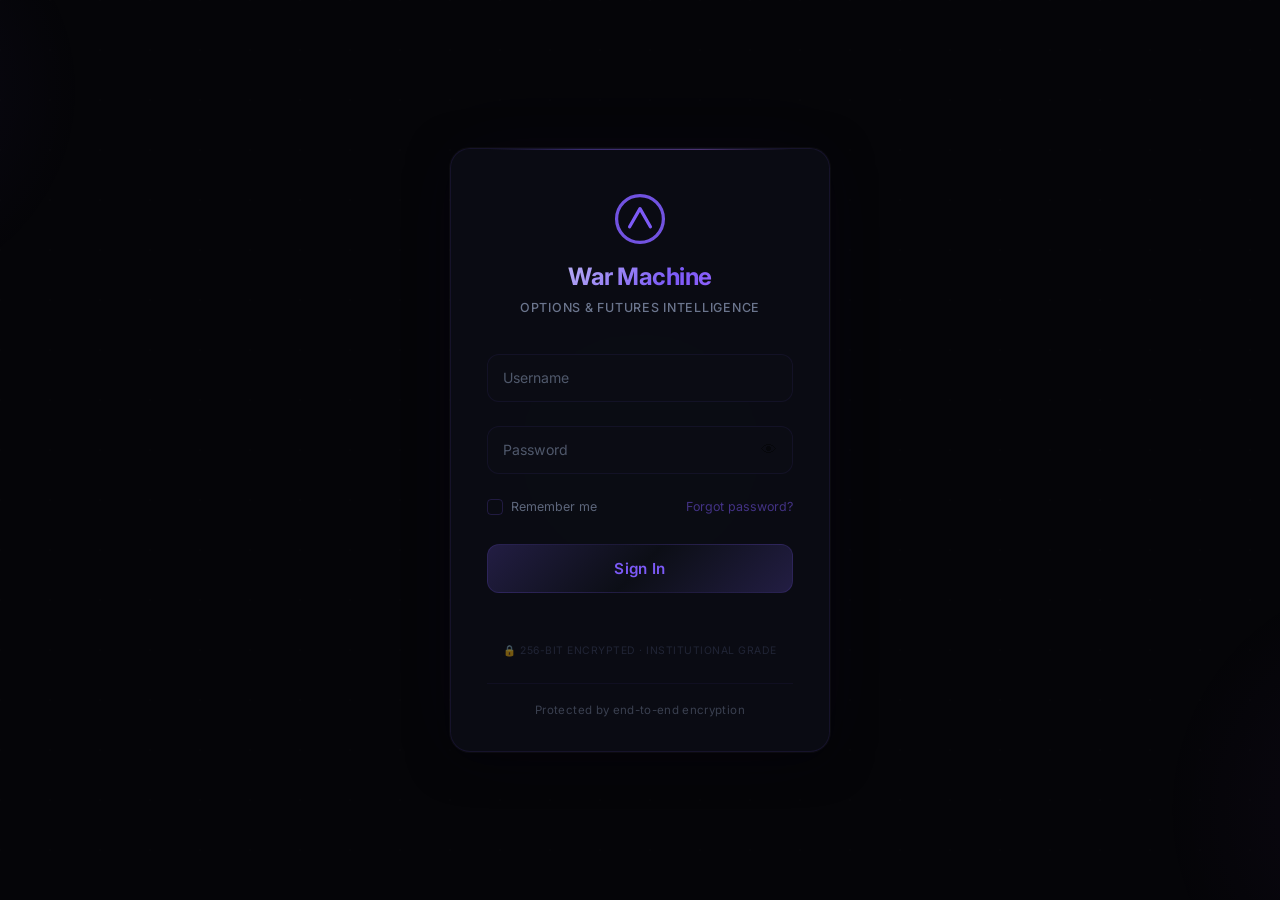
<file: web/login.html>
<!DOCTYPE html>
<html lang="en">

<head>
    <meta charset="UTF-8" />
    <meta name="viewport" content="width=device-width,initial-scale=1.0" />
    <title>War Machine — Sign In</title>
    <link rel="stylesheet" href="login.css" />
    <link
        href="https://fonts.googleapis.com/css2?family=Inter:wght@300;400;500;600;700&family=JetBrains+Mono:wght@400;500&family=Space+Grotesk:wght@400;500;600;700&display=swap"
        rel="stylesheet">
    <!-- Apply saved theme before first paint -->
    <script>document.documentElement.setAttribute('data-theme', localStorage.getItem('dashTheme') || 'void');</script>
    <link rel="stylesheet" href="style.css" />
</head>

<body>
    <!-- Animated grid background -->
    <canvas id="grid-canvas"></canvas>

    <!-- Floating particles -->
    <div class="particles" id="particles"></div>

    <!-- Login card -->
    <div class="login-wrapper">
        <div class="login-card">
            <!-- Brand -->
            <div class="brand">
                <div class="brand-icon">
                    <svg viewBox="0 0 40 40" fill="none" xmlns="http://www.w3.org/2000/svg">
                        <circle cx="20" cy="20" r="18" stroke="url(#brandGrad)" stroke-width="2.5" opacity=".9" />
                        <path d="M12 26 L20 12 L28 26" stroke="url(#brandGrad)" stroke-width="2.5"
                            stroke-linecap="round" stroke-linejoin="round" fill="none" />
                        <path d="M15 21 h10" stroke="url(#brandGrad)" stroke-width="2" stroke-linecap="round" />
                        <defs>
                            <linearGradient id="brandGrad" x1="0" y1="0" x2="40" y2="40">
                                <stop offset="0%" stop-color="var(--accent, #38bdf8)" />
                                <stop offset="100%" stop-color="var(--accent2, #a855f7)" />
                            </linearGradient>
                        </defs>
                    </svg>
                </div>
                <h1 class="brand-name">War Machine</h1>
                <p class="brand-sub">Options & Futures Intelligence</p>
            </div>

            <!-- Form -->
            <form id="login-form" autocomplete="off">
                <div class="input-group">
                    <input type="text" id="email" required placeholder=" " autocomplete="username" />
                    <label for="email">Username</label>
                    <div class="input-line"></div>
                </div>

                <div class="input-group">
                    <input type="password" id="password" required placeholder=" " autocomplete="current-password" />
                    <label for="password">Password</label>
                    <button type="button" class="pw-toggle" id="pw-toggle" tabindex="-1"
                        aria-label="Show password">👁</button>
                    <div class="input-line"></div>
                </div>

                <div class="form-meta">
                    <label class="remember">
                        <input type="checkbox" id="remember" />
                        <span class="checkmark"></span>
                        Remember me
                    </label>
                    <a href="#" class="forgot">Forgot password?</a>
                </div>

                <button type="submit" id="login-btn" class="login-btn">
                    <span class="btn-text">Sign In</span>
                    <span class="btn-spinner"></span>
                </button>

                <div class="error-msg" id="error-msg"></div>
            </form>

            <div style="text-align:center;margin-top:16px;opacity:.5;font-size:.65rem;letter-spacing:.5px;color:var(--dim,#6b7a99)">
                <span style="display:inline-flex;align-items:center;gap:4px">🔒 256-BIT ENCRYPTED · INSTITUTIONAL GRADE</span>
            </div>

            <div class="login-footer">
                <span>Protected by end-to-end encryption</span>
            </div>
        </div>
    </div>

    <script>
        // ── Lightweight CSS-driven background (no canvas per-frame drawing) ─────
        // The canvas is now just used for a static dot grid drawn ONCE
        const canvas = document.getElementById('grid-canvas');
        const ctx = canvas.getContext('2d');
        function resize() {
            canvas.width = window.innerWidth;
            canvas.height = window.innerHeight;
            drawStaticGrid();
        }
        function drawStaticGrid() {
            const w = canvas.width, h = canvas.height;
            ctx.clearRect(0, 0, w, h);
            // Static subtle dots — drawn once, not every frame
            const spacing = 50;
            ctx.fillStyle = 'rgba(200,200,200,.025)';
            for (let x = 0; x < w; x += spacing) {
                for (let y = 0; y < h; y += spacing) {
                    ctx.beginPath();
                    ctx.arc(x, y, 1, 0, Math.PI * 2);
                    ctx.fill();
                }
            }
        }
        window.addEventListener('resize', resize);
        resize();

        // Glowing orbs — pure CSS animation via the #grid-canvas background
        // (the moving glow effect is done via CSS animation on body::before)

        // ── Particles (reduced to 10 for performance) ────────────────────────────
        const particlesEl = document.getElementById('particles');
        for (let i = 0; i < 10; i++) {
            const p = document.createElement('div');
            p.className = 'particle';
            p.style.left = Math.random() * 100 + '%';
            p.style.animationDelay = Math.random() * 15 + 's';
            p.style.animationDuration = (18 + Math.random() * 15) + 's';
            p.style.opacity = (0.1 + Math.random() * 0.25);
            p.style.width = p.style.height = (1 + Math.random() * 2) + 'px';
            p.style.willChange = 'transform';
            particlesEl.appendChild(p);
        }

        // ── Password visibility toggle ─────────────────────────────────────────
        document.getElementById('pw-toggle').addEventListener('click', () => {
            const pw = document.getElementById('password');
            const btn = document.getElementById('pw-toggle');
            if (pw.type === 'password') {
                pw.type = 'text';
                btn.textContent = '🔒';
                btn.setAttribute('aria-label', 'Hide password');
            } else {
                pw.type = 'password';
                btn.textContent = '👁';
                btn.setAttribute('aria-label', 'Show password');
            }
        });

        // ── Login handler ────────────────────────────────────────────────────────
        const form = document.getElementById('login-form');
        const btn = document.getElementById('login-btn');
        const errEl = document.getElementById('error-msg');

        form.addEventListener('submit', async (e) => {
            e.preventDefault();
            errEl.textContent = '';
            btn.classList.add('loading');

            const email = document.getElementById('email').value;
            const password = document.getElementById('password').value;

            try {
                const res = await fetch('/api/login', {
                    method: 'POST',
                    headers: { 'Content-Type': 'application/json' },
                    body: JSON.stringify({ email, password })
                });

                const data = await res.json();

                if (res.ok && data.token) {
                    sessionStorage.setItem('greeks-auth', data.token);
                    localStorage.setItem('greeks-user', email);
                    sessionStorage.setItem('greeks-login-time', Date.now().toString());

                    // Smooth transition out
                    document.body.classList.add('fade-out');
                    setTimeout(() => {
                        window.location.href = '/';
                    }, 600);
                } else {
                    btn.classList.remove('loading');
                    errEl.textContent = data.error || 'Invalid credentials';
                    // Shake animation
                    document.querySelector('.login-card').classList.add('shake');
                    setTimeout(() => document.querySelector('.login-card').classList.remove('shake'), 500);
                }
            } catch (err) {
                btn.classList.remove('loading');
                errEl.textContent = 'Connection error. Try again.';
            }
        });

        // If already logged in (and not expired), redirect
        const _tok = sessionStorage.getItem('greeks-auth');
        const _lt = parseInt(sessionStorage.getItem('greeks-login-time') || '0', 10);
        if (_tok && (Date.now() - _lt < 24 * 60 * 60 * 1000)) {
            window.location.href = '/';
        }
    </script>
</body>

</html>
</file>
<file: web/login.css>
/* Card border glow animation */
@keyframes loginGlow {
  0%, 100% { border-color: rgba(124,90,247,.15); box-shadow: 0 8px 60px rgba(0,0,0,.5), 0 0 40px rgba(124,90,247,.03); }
  50%      { border-color: rgba(56,189,248,.15); box-shadow: 0 8px 60px rgba(0,0,0,.5), 0 0 40px rgba(56,189,248,.04); }
}
/* ══════════════════════════════════════════════════════════════════════════════
   Login Page — Greeks Dashboard
   Premium glassmorphism card on animated dark gradient
   ══════════════════════════════════════════════════════════════════════════════ */

/* ── Reset & base ─────────────────────────────────────────────────────────── */
*,
*::before,
*::after {
    margin: 0;
    padding: 0;
    box-sizing: border-box;
}

body {
    font-family: 'Inter', -apple-system, BlinkMacSystemFont, sans-serif;
    background: var(--bg1, #06080f);
    background-image: radial-gradient(ellipse at 20% 50%, rgba(124,90,247,.06) 0%, transparent 50%), radial-gradient(ellipse at 80% 20%, rgba(56,189,248,.05) 0%, transparent 50%), radial-gradient(ellipse at 50% 80%, rgba(168,85,247,.04) 0%, transparent 50%);
    color: var(--text, #c8d0e0);
    min-height: 100vh;
    overflow: hidden;
    display: flex;
    align-items: center;
    justify-content: center;
}

/* CSS-only animated glow orbs (replaces heavy canvas animation) */
body::after {
    content: '';
    position: fixed;
    inset: -50%;
    width: 200%;
    height: 200%;
    z-index: 0;
    pointer-events: none;
    background:
        radial-gradient(ellipse 300px 300px at 20% 30%, color-mix(in srgb, var(--accent, #38bdf8) 6%, transparent) 0%, transparent 70%),
        radial-gradient(ellipse 350px 350px at 80% 70%, rgba(168, 85, 247, .05) 0%, transparent 70%),
        radial-gradient(ellipse 250px 250px at 50% 50%, rgba(34, 197, 94, .04) 0%, transparent 70%);
    animation: orb-drift 20s ease-in-out infinite alternate;
    will-change: transform;
}

@keyframes orb-drift {
    0% {
        transform: translate(0, 0);
    }

    33% {
        transform: translate(3%, -2%);
    }

    66% {
        transform: translate(-2%, 3%);
    }

    100% {
        transform: translate(1%, -1%);
    }
}

/* ── Canvas background ────────────────────────────────────────────────────── */
#grid-canvas {
    position: fixed;
    inset: 0;
    z-index: 0;
    pointer-events: none;
}

/* ── Particles ────────────────────────────────────────────────────────────── */
.particles {
    position: fixed;
    inset: 0;
    z-index: 0;
    pointer-events: none;
    overflow: hidden;
}

.particle {
    position: absolute;
    bottom: -10px;
    border-radius: 50%;
    background: color-mix(in srgb, var(--accent, #38bdf8) 60%, transparent);
    animation: float-up linear infinite;
}

@keyframes float-up {
    0% {
        transform: translateY(0) scale(1);
        opacity: 0;
    }

    10% {
        opacity: 1;
    }

    90% {
        opacity: 1;
    }

    100% {
        transform: translateY(-110vh) scale(0.3);
        opacity: 0;
    }
}

/* ── Login wrapper ────────────────────────────────────────────────────────── */
.login-wrapper {
    position: relative;
    z-index: 10;
    width: 100%;
    max-width: 420px;
    padding: 20px;
    animation: card-in .8s cubic-bezier(.16, 1, .3, 1) both;
}

@keyframes card-in {
    0% {
        opacity: 0;
        transform: translateY(30px) scale(0.96);
    }

    100% {
        opacity: 1;
        transform: translateY(0) scale(1);
    }
}

/* ── Glassmorphism card ───────────────────────────────────────────────────── */
.login-card {
    animation: loginGlow 6s ease-in-out infinite;
    background: color-mix(in srgb, var(--bg2, #0c101c) 85%, transparent);
    backdrop-filter: blur(24px) saturate(1.4);
    -webkit-backdrop-filter: blur(24px) saturate(1.4);
    border: 1px solid color-mix(in srgb, var(--accent, #38bdf8) 10%, transparent);
    border-radius: 20px;
    padding: 44px 36px 32px;
    position: relative;
    overflow: hidden;
    box-shadow:
        0 0 0 1px rgba(255, 255, 255, .03),
        0 8px 40px rgba(0, 0, 0, .5),
        0 0 80px color-mix(in srgb, var(--accent, #38bdf8) 4%, transparent);
    transition: border-color .3s, box-shadow .3s;
}

.login-card:hover {
    border-color: rgba(56, 189, 248, .18);
    box-shadow:
        0 0 0 1px rgba(255, 255, 255, .05),
        0 12px 50px rgba(0, 0, 0, .6),
        0 0 100px color-mix(in srgb, var(--accent, #38bdf8) 6%, transparent);
}

/* Top glow line */
.login-card::before {
    content: '';
    position: absolute;
    top: 0;
    left: 10%;
    right: 10%;
    height: 1px;
    background: linear-gradient(90deg,
            transparent,
            color-mix(in srgb, var(--accent, #38bdf8) 40%, transparent) 30%,
            color-mix(in srgb, var(--accent2, #a855f7) 40%, transparent) 70%,
            transparent);
}

/* ── Brand ────────────────────────────────────────────────────────────────── */
.brand {
    text-align: center;
    margin-bottom: 36px;
}

.brand-icon {
    width: 52px;
    height: 52px;
    margin: 0 auto 14px;
    animation: icon-glow 3s ease-in-out infinite alternate;
}

@keyframes icon-glow {
    0% {
        filter: drop-shadow(0 0 6px color-mix(in srgb, var(--accent, #38bdf8) 30%, transparent));
    }

    100% {
        filter: drop-shadow(0 0 14px color-mix(in srgb, var(--accent2, #a855f7) 40%, transparent));
    }
}

.brand-name {
    font-size: 1.5rem;
    font-weight: 700;
    letter-spacing: -.02em;
    background: linear-gradient(135deg, #e0e8f0, var(--accent, #38bdf8) 60%, var(--accent2, #a855f7));
    -webkit-background-clip: text;
    -webkit-text-fill-color: transparent;
    background-clip: text;
}

.brand-sub {
    font-size: .78rem;
    color: rgba(148, 163, 194, .7);
    margin-top: 4px;
    letter-spacing: .06em;
    text-transform: uppercase;
    font-weight: 500;
}

/* ── Inputs ───────────────────────────────────────────────────────────────── */
.input-group {
    position: relative;
    margin-bottom: 24px;
}

.input-group input {
    width: 100%;
    background: color-mix(in srgb, var(--bg2, #0f1423) 60%, transparent);
    border: 1px solid color-mix(in srgb, var(--accent, #38bdf8) 8%, transparent);
    border-radius: 12px;
    padding: 20px 16px 8px;
    font-family: 'Inter', sans-serif;
    font-size: .92rem;
    color: #e0e8f0;
    outline: none;
    transition: border-color .3s, background .3s, box-shadow .3s;
}

/* Password visibility toggle */
.pw-toggle {
    position: absolute;
    right: 12px;
    top: 50%;
    transform: translateY(-50%);
    background: none;
    border: none;
    cursor: pointer;
    font-size: 1rem;
    opacity: .4;
    transition: opacity .2s;
    padding: 4px;
    z-index: 2;
}

.pw-toggle:hover {
    opacity: .8;
}

.input-group input:focus {
    border-color: color-mix(in srgb, var(--accent, #38bdf8) 35%, transparent);
    background: color-mix(in srgb, var(--bg2, #0f1423) 80%, transparent);
    box-shadow: 0 0 0 3px color-mix(in srgb, var(--accent, #38bdf8) 6%, transparent);
}

.input-group label {
    position: absolute;
    left: 16px;
    top: 50%;
    transform: translateY(-50%);
    font-size: .88rem;
    color: rgba(148, 163, 194, .5);
    pointer-events: none;
    transition: all .25s cubic-bezier(.4, 0, .2, 1);
}

.input-group input:focus+label,
.input-group input:not(:placeholder-shown)+label {
    top: 6px;
    transform: translateY(0);
    font-size: .68rem;
    color: color-mix(in srgb, var(--accent, #38bdf8) 70%, transparent);
    letter-spacing: .04em;
    font-weight: 600;
}

.input-line {
    position: absolute;
    bottom: 0;
    left: 50%;
    width: 0;
    height: 2px;
    background: linear-gradient(90deg, var(--accent, #38bdf8), var(--accent2, #a855f7));
    border-radius: 1px;
    transition: width .3s, left .3s;
}

.input-group input:focus~.input-line {
    width: 100%;
    left: 0;
}

/* ── Form meta (remember / forgot) ────────────────────────────────────────── */
.form-meta {
    display: flex;
    justify-content: space-between;
    align-items: center;
    margin-bottom: 28px;
    font-size: .78rem;
}

.remember {
    display: flex;
    align-items: center;
    gap: 8px;
    color: rgba(148, 163, 194, .6);
    cursor: pointer;
    user-select: none;
}

.remember input {
    display: none;
}

.checkmark {
    width: 16px;
    height: 16px;
    border: 1.5px solid color-mix(in srgb, var(--accent, #38bdf8) 20%, transparent);
    border-radius: 4px;
    display: inline-flex;
    align-items: center;
    justify-content: center;
    transition: border-color .2s, background .2s;
}

.remember input:checked+.checkmark {
    background: color-mix(in srgb, var(--accent, #38bdf8) 20%, transparent);
    border-color: color-mix(in srgb, var(--accent, #38bdf8) 60%, transparent);
}

.remember input:checked+.checkmark::after {
    content: '✓';
    font-size: 10px;
    color: var(--accent, #38bdf8);
}

.forgot {
    color: color-mix(in srgb, var(--accent, #38bdf8) 50%, transparent);
    text-decoration: none;
    transition: color .2s;
}

.forgot:hover {
    color: color-mix(in srgb, var(--accent, #38bdf8) 90%, transparent);
}

/* ── Submit button ────────────────────────────────────────────────────────── */
.login-btn {
    width: 100%;
    padding: 14px;
    border: none;
    border-radius: 12px;
    font-family: 'Inter', sans-serif;
    font-size: .95rem;
    font-weight: 600;
    cursor: pointer;
    position: relative;
    overflow: hidden;
    background: linear-gradient(135deg, color-mix(in srgb, var(--accent, #38bdf8) 20%, var(--bg2, #1a2d4a)) 0%, var(--bg2, #1a2d4a) 50%, color-mix(in srgb, var(--accent, #38bdf8) 20%, var(--bg2, #1a2d4a)) 100%);
    color: var(--accent, #38bdf8);
    border: 1px solid color-mix(in srgb, var(--accent, #38bdf8) 15%, transparent);
    transition: all .3s;
    letter-spacing: .02em;
}

.login-btn:hover {
    background: linear-gradient(135deg, color-mix(in srgb, var(--accent, #38bdf8) 25%, var(--bg2, #1a2d4a)) 0%, color-mix(in srgb, var(--accent, #38bdf8) 15%, var(--bg2, #1a3560)) 50%, color-mix(in srgb, var(--accent, #38bdf8) 25%, var(--bg2, #1a2d4a)) 100%);
    border-color: color-mix(in srgb, var(--accent, #38bdf8) 30%, transparent);
    box-shadow: 0 4px 20px color-mix(in srgb, var(--accent, #38bdf8) 15%, transparent);
    transform: translateY(-1px);
}

.login-btn:active {
    transform: translateY(0);
}

/* Button shimmer */
.login-btn::after {
    content: '';
    position: absolute;
    top: 0;
    left: -100%;
    width: 100%;
    height: 100%;
    background: linear-gradient(90deg,
            transparent,
            color-mix(in srgb, var(--accent, #38bdf8) 8%, transparent),
            transparent);
    animation: shimmer 3s ease infinite;
}

@keyframes shimmer {
    0% {
        left: -100%;
    }

    100% {
        left: 200%;
    }
}

/* Loading state */
.login-btn.loading .btn-text {
    opacity: 0;
}

.login-btn.loading .btn-spinner {
    display: inline-block;
}

.btn-spinner {
    display: none;
    position: absolute;
    top: 50%;
    left: 50%;
    transform: translate(-50%, -50%);
    width: 20px;
    height: 20px;
    border: 2px solid color-mix(in srgb, var(--accent, #38bdf8) 20%, transparent);
    border-top-color: var(--accent, #38bdf8);
    border-radius: 50%;
    animation: spin .6s linear infinite;
}

@keyframes spin {
    to {
        transform: translate(-50%, -50%) rotate(360deg);
    }
}

/* ── Error message ────────────────────────────────────────────────────────── */
.error-msg {
    text-align: center;
    color: #ef4444;
    font-size: .82rem;
    margin-top: 14px;
    min-height: 20px;
}

/* ── Shake animation ──────────────────────────────────────────────────────── */
.shake {
    animation: shake .4s ease;
}

@keyframes shake {

    0%,
    100% {
        transform: translateX(0);
    }

    20% {
        transform: translateX(-8px);
    }

    40% {
        transform: translateX(8px);
    }

    60% {
        transform: translateX(-6px);
    }

    80% {
        transform: translateX(6px);
    }
}

/* ── Footer ───────────────────────────────────────────────────────────────── */
.login-footer {
    text-align: center;
    margin-top: 24px;
    padding-top: 18px;
    border-top: 1px solid color-mix(in srgb, var(--accent, #38bdf8) 6%, transparent);
    font-size: .72rem;
    color: rgba(148, 163, 194, .35);
    letter-spacing: .03em;
}

/* ── Page fade-out transition ─────────────────────────────────────────────── */
body.fade-out {
    animation: fade-scale-out .6s cubic-bezier(.4, 0, .2, 1) forwards;
}

@keyframes fade-scale-out {
    0% {
        opacity: 1;
        transform: scale(1);
    }

    100% {
        opacity: 0;
        transform: scale(1.02);
        filter: blur(4px);
    }
}
/* Enhanced input focus */
.input-group input:focus {
  box-shadow: 0 0 0 2px color-mix(in srgb, var(--accent, #38bdf8) 15%, transparent);
}

/* Submit button gradient shine */
.login-btn::after {
  content: '';
  position: absolute;
  top: 0; left: -100%;
  width: 100%; height: 100%;
  background: linear-gradient(90deg, transparent 0%, rgba(255,255,255,.1) 50%, transparent 100%);
  transition: left .5s;
}
.login-btn:hover::after {
  left: 100%;
}
.login-btn {
  position: relative;
  overflow: hidden;
}
</file>
<file: web/style.css>
@import url('https://fonts.googleapis.com/css2?family=Inter:wght@300;400;500;600;700&family=JetBrains+Mono:wght@400;500&family=Space+Grotesk:wght@400;500;600;700&display=swap');

/* ── Refresh progress bar ──────────────────────────────────────────────────── */
#refresh-bar {
  position: fixed;
  top: 0;
  left: 0;
  right: 0;
  height: 2px;
  z-index: 10000;
  background: color-mix(in srgb, var(--accent, #7c5af7) 8%, transparent);
}

#refresh-bar-inner {
  height: 100%;
  width: 0%;
  background: linear-gradient(to right, var(--accent, #7c5af7), var(--accent2, #b06fff), var(--accent, #28c4f8));
  transition: width linear;
  box-shadow: 0 0 6px color-mix(in srgb, var(--accent, #7c5af7) 60%, transparent);
}

#refresh-bar.flash #refresh-bar-inner {
  background: #1fd17a;
  box-shadow: 0 0 8px rgba(31, 209, 122, .7);
  transition: none;
}

/* ── Ticker Switcher ─────────────────────────────────────────────────────── */
.ticker-switcher {
  display: flex;
  align-items: center;
  gap: 4px;
  background: var(--bg3);
  border: 1px solid var(--border2);
  border-radius: 8px;
  padding: 3px 6px;
}

.ts-preset {
  background: transparent;
  border: none;
  color: var(--dim);
  font-family: 'JetBrains Mono', monospace;
  font-size: .68rem;
  font-weight: 600;
  letter-spacing: .4px;
  padding: 3px 7px;
  border-radius: 5px;
  cursor: pointer;
  transition: background .15s, color .15s;
}

.ts-preset:hover {
  background: var(--bg4);
  color: var(--text);
}

.ts-preset.active {
  background: rgba(124, 90, 247, .18);
  color: var(--accent);
}

.ts-input {
  background: transparent;
  border: none;
  color: var(--text);
  font-family: 'JetBrains Mono', monospace;
  font-size: .7rem;
  width: 66px;
  outline: none;
  padding: 3px 5px;
  text-transform: uppercase;
  border-left: 1px solid var(--border2);
  margin-left: 2px;
}

.ts-input::placeholder {
  color: var(--dim);
  text-transform: none;
}


/* ══ Heatmap Design Upgrade ════════════════════════════════════════════════ */
.hm-table {
  border-collapse: separate;
  border-spacing: 0;
  width: 100%;
  font-size: .72rem;
  font-family: 'JetBrains Mono', monospace;
}

.hm-table thead tr th {
  background: var(--bg3);
  color: var(--dim);
  font-size: .6rem;
  font-weight: 700;
  letter-spacing: .8px;
  text-transform: uppercase;
  padding: 5px 8px;
  text-align: center;
  border-bottom: 1px solid var(--border);
  position: sticky;
  top: 0;
  z-index: 2;
}

.hm-table thead tr th.strike-col {
  text-align: left;
  min-width: 52px;
  padding-left: 10px;
}

.hm-table tbody tr td {
  padding: 0;
  height: 32px;
  border-bottom: 1px solid color-mix(in srgb, var(--border) 40%, transparent);
  border-right: 1px solid color-mix(in srgb, var(--border) 40%, transparent);
  position: relative;
  text-align: center;
  font-size: .71rem;
  font-weight: 600;
  letter-spacing: .01em;
  transition: filter .12s;
}

.hm-table tbody tr td:last-child {
  border-right: none;
}

.hm-table tbody tr:last-child td {
  border-bottom: none;
}

.hm-table tbody tr:hover td {
  filter: brightness(1.25);
  z-index: 1;
  cursor: default;
}

/* Strike column */
.strike-cell {
  background: var(--bg2) !important;
  color: var(--dim) !important;
  font-size: .65rem !important;
  letter-spacing: .4px;
  border-right: 1px solid var(--border) !important;
  padding-left: 10px !important;
  text-align: left !important;
  min-width: 52px;
}

/* Spot row — glowing highlight */
.spot-row td {
  border-top: 1.5px solid rgba(56, 189, 248, .5) !important;
  border-bottom: 1.5px solid rgba(56, 189, 248, .5) !important;
  box-shadow: inset 0 0 8px rgba(56, 189, 248, .08);
}

.spot-row .strike-cell {
  color: rgb(56, 189, 248) !important;
  font-weight: 700 !important;
}

/* Cell value text */
.hm-table td span.cv {
  position: relative;
  z-index: 1;
  mix-blend-mode: screen;
  font-size: .68rem;
  opacity: .85;
}

/* Heatmap card header */
.trio-label,
.trio-sub-label {
  font-family: 'JetBrains Mono', monospace;
  font-size: .68rem;
  font-weight: 700;
  letter-spacing: .7px;
  text-transform: uppercase;
  color: rgba(150, 160, 200, .75);
  padding: 8px 12px 6px;
  border-bottom: 1px solid rgba(255, 255, 255, .05);
  display: flex;
  align-items: center;
  gap: 10px;
}

.trio-label::before {
  content: '';
  display: inline-block;
  width: 3px;
  height: 13px;
  border-radius: 2px;
  background: var(--accent);
  margin-right: 4px;
  flex-shrink: 0;
}

/* hm-card border upgrade */
.hm-card {
  border: 1px solid rgba(255, 255, 255, .06);
  border-radius: 10px;
  overflow: hidden;
  background: rgba(6, 7, 9, .9);
  box-shadow: 0 4px 20px rgba(0, 0, 0, .4), inset 0 1px 0 rgba(255, 255, 255, .04);
}

.hm-header {
  display: flex;
  align-items: center;
  justify-content: space-between;
  padding: 8px 12px;
  border-bottom: 1px solid rgba(255, 255, 255, .06);
  background: rgba(10, 10, 20, .6);
}

.hm-title {
  font-family: 'JetBrains Mono', monospace;
  font-size: .73rem;
  font-weight: 700;
  letter-spacing: .5px;
  color: var(--text);
  display: flex;
  align-items: center;
  gap: 7px;
}

.hm-sub {
  font-size: .62rem;
  color: var(--dim);
  margin-left: 10px;
  letter-spacing: .3px;
}

/* Legend bar styling upgrade */
.hm-legend {
  height: 6px;
  border-radius: 3px;
  margin: 4px 8px;
  overflow: hidden;
  box-shadow: 0 1px 4px rgba(0, 0, 0, .4);
}

/* Greek section title upgrade */
.greek-section-title {
  font-family: 'JetBrains Mono', monospace;
  font-size: .68rem;
  font-weight: 700;
  letter-spacing: 1px;
  text-transform: uppercase;
  color: rgba(140, 150, 190, .7);
  padding: 14px 2px 8px;
  border-bottom: none;
  display: flex;
  align-items: center;
  gap: 8px;
}

.gs-num {
  background: var(--accent);
  color: #fff;
  font-size: .6rem;
  border-radius: 50%;
  width: 18px;
  height: 18px;
  display: inline-flex;
  align-items: center;
  justify-content: center;
  flex-shrink: 0;
}

/* ── Loading overlay ────────────────────────────────────────────────────────── */
#loading-overlay {
  position: fixed;
  inset: 0;
  z-index: 9999;
  background: #0a0c11;
  display: flex;
  align-items: center;
  justify-content: center;
  transition: opacity .5s ease, visibility .5s ease;
}

#loading-overlay.hidden {
  opacity: 0;
  visibility: hidden;
  pointer-events: none;
}

.lo-inner {
  text-align: center;
  display: flex;
  flex-direction: column;
  align-items: center;
  gap: 16px;
}

.lo-spinner {
  width: 40px;
  height: 40px;
  border: 3px solid rgba(124, 90, 247, .12);
  border-top-color: #7c5af7;
  border-radius: 50%;
  animation: spin .8s linear infinite;
}

@keyframes spin {
  to {
    transform: rotate(360deg);
  }
}

.lo-text {
  font-family: 'Inter', sans-serif;
  font-size: .85rem;
  color: #6b7896;
  letter-spacing: .02em;
}

.lo-dots {
  display: inline-block;
}

.lo-sub {
  font-family: 'Inter', sans-serif;
  font-size: .72rem;
  color: #334155;
  margin-top: -8px;
}


:root {
  --bg1: #050508;
  --bg: #060709;
  --accent2: #b06fff;
  --bg2: #0c0e16;
  --bg3: #111420;
  --bg4: #17192a;
  --border: #16192e;
  --border2: #202440;
  --text: #b8c2dc;
  --dim: #363d58;
  --muted: #565e80;
  --green: #1fd17a;
  --red: #e03060;
  --cyan: #28c4f8;
  --yellow: #e6b430;
  --purple: #9b7ef8;
  --orange: #f07828;
  --accent: #7c5af7;
  /* Heatmap color helpers */
  --hm-neg: #3b1278;
  --hm-neu: #0d0f1e;
  --hm-pos: #f5ff30;
  /* Greek identity colors */
  --delta-color: #3b82f6;
  /* blue */
  --gamma-color: #22c55e;
  /* green */
  --vanna-color: #a855f7;
  /* purple */
  --charm-color: #f97316;
  /* orange */
  --theta-color: #ef4444;
  /* red */
  --vega-color: #06b6d4;
  /* cyan */
  /* Glass effect */
  --glass-bg: rgba(12, 14, 22, .65);
  --glass-border: rgba(100, 120, 200, .12);
  --glass-shadow: 0 8px 32px rgba(0, 0, 0, .4);
  --glass-blur: 12px;
  /* Header gradient */
  --header-grad: linear-gradient(135deg, rgba(124, 90, 247, .08) 0%, rgba(40, 196, 248, .06) 50%, rgba(31, 209, 122, .04) 100%);
}

/* ── Terminal Theme ─────────────────────────────────────────────────────── */
[data-theme="terminal"] {
  --bg1: #020804;
  --bg: #0a0a0a;
  --bg2: #121212;
  --bg3: #1a1a1a;
  --bg4: #222222;
  --border: #1e1e1e;
  --border2: #2d2d2d;
  --text: #d4c5a0;
  --dim: #4a4530;
  --muted: #706848;
  --accent: #f0a030;
  --green: #30d060;
  --red: #e04040;
  --cyan: #50c8e0;
  --glass-bg: rgba(16, 16, 16, .7);
  --glass-border: rgba(200, 160, 50, .15);
  --header-grad: linear-gradient(135deg, rgba(240, 160, 48, .06) 0%, rgba(200, 140, 30, .04) 100%);
}

/* ── Arctic (Light) Theme ───────────────────────────────────────────────── */
[data-theme="arctic"] {
  --bg1: #e8ecf4;
  --bg: #f0f2f5;
  --bg2: #ffffff;
  --bg3: #e8eaf0;
  --bg4: #d8dce6;
  --border: #d0d4de;
  --border2: #c0c6d4;
  --text: #1a1e2e;
  --dim: #8890a8;
  --muted: #6a7290;
  --accent: #5040d0;
  --green: #10a050;
  --red: #d02040;
  --cyan: #1090c0;
  --glass-bg: rgba(255, 255, 255, .7);
  --glass-border: rgba(80, 100, 160, .15);
  --glass-shadow: 0 4px 16px rgba(0, 0, 0, .08);
  --header-grad: linear-gradient(135deg, rgba(80, 64, 208, .06) 0%, rgba(16, 144, 192, .04) 100%);
}

body {
  background: var(--bg1, #050508);
  color: var(--text);
  font-family: 'Inter', sans-serif;
  min-height: 100vh;
  height: 100vh;
  margin: 0;
  overflow: hidden;
  font-size: 13px;
  line-height: 1.5;
  -webkit-font-smoothing: antialiased;
}

/* ── Sticky top wrapper (header + tabs) ─── */
.top-bar {
  position: sticky;
  top: 0;
  z-index: 200;
  background: var(--bg2);
}

/* ── Header ─────────────────── */
header {
  display: flex;
  align-items: center;
  gap: 20px;
  padding: 9px 24px;
  background: var(--bg2);
  border-bottom: 1px solid var(--border);
  box-shadow: 0 1px 0 rgba(255, 255, 255, .03);
}

.header-left {
  display: flex;
  align-items: center;
  gap: 12px;
  min-width: 180px
}

.header-greeting {
  display: flex;
  flex-direction: column;
  gap: 2px;
  padding: 0 16px;
}

.greeting-text {
  font-size: 1.05rem;
  font-weight: 700;
  color: var(--text, #c8d0e0);
  white-space: nowrap;
}

.greeting-date {
  font-size: .72rem;
  font-weight: 400;
  color: var(--muted, #565e80);
  letter-spacing: .04em;
  white-space: nowrap;
}

.header-center {
  display: flex;
  align-items: center;
  gap: 0;
  flex: 1;
  justify-content: center
}

.header-right {
  display: flex;
  align-items: center;
  gap: 12px;
  min-width: 180px;
  justify-content: flex-end
}

.logo {
  font-size: .92rem;
  font-weight: 700;
  letter-spacing: -.2px;
  background: linear-gradient(135deg, var(--accent), var(--accent2, var(--accent)));
  -webkit-background-clip: text;
  background-clip: text;
  -webkit-text-fill-color: transparent;
  white-space: nowrap;
}

.ticker {
  font-family: 'JetBrains Mono', monospace;
  font-size: .72rem;
  font-weight: 500;
  background: color-mix(in srgb, var(--accent) 10%, var(--bg3));
  padding: 3px 9px;
  border-radius: 6px;
  color: var(--accent);
  border: 1px solid color-mix(in srgb, var(--accent) 30%, transparent);
  letter-spacing: .5px;
}

.spot-price {
  font-family: 'JetBrains Mono', monospace;
  font-size: .95rem;
  font-weight: 600;
  color: var(--accent);
  letter-spacing: -.3px;
}

.timestamp {
  font-size: .68rem;
  color: var(--dim);
  font-family: 'JetBrains Mono', monospace
}

.badge {
  font-size: .58rem;
  font-weight: 700;
  letter-spacing: 1px;
  padding: 2px 8px;
  border-radius: 20px;
  background: rgba(34, 199, 122, .08);
  color: var(--green);
  border: 1px solid rgba(34, 199, 122, .18);
  animation: pulse 3s ease-in-out infinite;
}

@keyframes pulse {

  0%,
  100% {
    opacity: 1
  }

  50% {
    opacity: .5
  }
}

.kl-item {
  display: flex;
  align-items: baseline;
  gap: 6px;
  padding: 5px 20px;
  border-right: 1px solid var(--border);
}

.kl-item:first-child {
  border-left: 1px solid var(--border);
}

.kl-label {
  font-size: .56rem;
  font-weight: 600;
  letter-spacing: .7px;
  text-transform: uppercase;
  opacity: .6;
}

.kl-label.cw {
  color: var(--green)
}

.kl-label.pw {
  color: var(--red)
}

.kl-label.mw {
  color: var(--yellow)
}

.kl-label.mp {
  color: var(--purple)
}

.kl-value {
  font-family: 'JetBrains Mono', monospace;
  font-size: .85rem;
  font-weight: 600;
  color: var(--text);
  letter-spacing: -.4px;
}

/* ── Tabs ───────────────────── */
.tab-bar {
  display: flex;
  gap: 0;
  background: var(--bg2);
  border-bottom: 1px solid var(--border);
  padding: 0 24px;
}

.tab {
  background: none;
  border: none;
  color: var(--muted);
  padding: 10px 20px;
  font-size: .76rem;
  font-family: 'Inter', sans-serif;
  font-weight: 500;
  cursor: pointer;
  border-bottom: 2px solid transparent;
  transition: color .18s, border-color .18s;
  letter-spacing: .15px;
}

.tab:hover {
  color: var(--text)
}

.tab.active {
  color: var(--accent);
  border-bottom-color: var(--accent)
}

.tab-content {
  display: none;
  padding: 20px 24px;
  animation: tabFadeIn .35s ease both;
}

.tab-content.active {
  display: block;
}

@keyframes tabFadeIn {
  from {
    opacity: 0;
    transform: translateY(6px);
  }

  to {
    opacity: 1;
    transform: translateY(0);
  }
}

/* ── Trio Heatmap Layout ─────────── */
.trio-hm-row {
  display: flex;
  gap: 6px;
  padding: 8px 8px 4px;
}

.trio-hm-col {
  flex: 1;
  min-width: 0;
  background: var(--bg2);
  border: 1px solid var(--border);
  border-radius: 8px;
  overflow: hidden;
  display: flex;
  flex-direction: column;
}

.trio-label {
  font-family: 'JetBrains Mono', monospace;
  font-size: 0.6rem;
  color: var(--dim);
  padding: 6px 8px 0;
  text-transform: uppercase;
  letter-spacing: 0.06em;
  font-weight: 600;
}

.trio-legend-bar {
  padding: 2px 8px 4px;
}

.trio-hm-col .hm-body {
  flex: 1;
  overflow-y: auto;
  max-height: none;
}

.trio-bar-row {
  display: flex;
  gap: 6px;
  padding: 4px 8px 8px;
}

.trio-bar-col {
  flex: 1;
  min-width: 0;
  background: var(--bg2);
  border: 1px solid var(--border);
  border-radius: 8px;
  padding: 8px;
}

.trio-sub-label {
  font-family: 'JetBrains Mono', monospace;
  font-size: 0.58rem;
  color: var(--dim);
  text-transform: uppercase;
  letter-spacing: 0.05em;
  margin-bottom: 6px;
}

/* ── Heatmap Grid ───────────── */
.hm-grid {
  display: grid;
  grid-template-columns: repeat(3, 1fr);
  gap: 12px;
}

.hm-card {
  background: var(--bg2);
  border: 1px solid var(--border);
  border-radius: 10px;
  overflow: hidden;
  display: flex;
  flex-direction: column;
  transition: border-color .2s, box-shadow .2s;
}

.hm-card:hover {
  border-color: var(--border2);
  box-shadow: 0 4px 28px rgba(124, 90, 247, .12), 0 1px 8px rgba(0, 0, 0, .5);
}

.hm-header {
  display: flex;
  justify-content: space-between;
  align-items: center;
  padding: 11px 16px;
  border-bottom: 1px solid var(--border);
  flex-shrink: 0;
  gap: 8px;
  background: rgba(255, 255, 255, .012);
}

.hm-title {
  font-size: .82rem;
  font-weight: 600;
  letter-spacing: -.1px;
  color: var(--text);
  margin-right: 6px;
}

.hm-sub {
  font-size: .62rem;
  color: var(--dim);
  font-weight: 400;
}

.badge-type {
  font-size: .52rem;
  font-weight: 700;
  padding: 2px 6px;
  border-radius: 4px;
  vertical-align: middle;
  letter-spacing: .6px;
  text-transform: uppercase;
}

.badge-type.vega {
  background: rgba(56, 189, 248, .12);
  color: var(--purple);
  border: 1px solid rgba(56, 189, 248, .25);
}

.badge-type.vanna {
  background: rgba(167, 139, 250, .12);
  color: var(--purple);
  border: 1px solid rgba(167, 139, 250, .25);
}

/* ── Heatmap Table ──────────── */
.hm-body {
  overflow: auto;
  flex: 1;
  max-height: none
}

.hm-table {
  border-collapse: collapse;
  width: 100%;
  font-family: 'JetBrains Mono', monospace;
  font-size: .58rem;
}

.hm-table th {
  position: sticky;
  top: 0;
  z-index: 10;
  background: var(--bg3);
  color: var(--dim);
  padding: 4px 5px;
  white-space: nowrap;
  font-weight: 500;
  font-size: .56rem;
  border-bottom: 1px solid var(--border);
  width: 60px;
  min-width: 60px;
  max-width: 60px;
  text-align: center;
  letter-spacing: .4px;
  text-transform: uppercase;
}

.hm-table th.strike-col {
  position: sticky;
  left: 0;
  z-index: 20;
  background: var(--bg3);
  width: 44px;
  min-width: 44px;
  text-align: left;
}

.hm-table td {
  padding: 2px 5px;
  text-align: right;
  white-space: nowrap;
  border-bottom: 1px solid rgba(255, 255, 255, .014);
  transition: filter .12s;
  width: 60px;
  min-width: 60px;
  max-width: 60px;
  font-size: .57rem;
}

.hm-table td:hover {
  filter: brightness(1.4);
  cursor: default;
}

.hm-table td.strike-cell {
  position: sticky;
  left: 0;
  z-index: 5;
  background: var(--bg2);
  color: var(--dim);
  font-weight: 500;
  font-size: .58rem;
  border-right: 1px solid var(--border);
  min-width: 44px;
  width: 44px;
  padding: 3px 6px;
}

.hm-table tr.spot-row td {
  border-top: 2px solid rgba(56, 189, 248, .6) !important;
  border-bottom: 2px solid rgba(56, 189, 248, .6) !important;
}

.hm-table tr.spot-row td.strike-cell {
  color: var(--purple);
  font-weight: 700;
}

/* ── Chart cards (OI / Anomaly) ─ */
.chart-card {
  background: linear-gradient(135deg, var(--bg2) 0%, color-mix(in srgb, var(--bg2) 92%, var(--accent, #7c5af7)) 100%);
  border: 1px solid var(--border);
  border-radius: 12px;
  overflow: hidden;
  transition: border-color .25s ease, box-shadow .3s ease, transform .25s ease;
  backdrop-filter: blur(8px);
  -webkit-backdrop-filter: blur(8px);
}

.chart-card:hover {
  border-color: color-mix(in srgb, var(--accent, #7c5af7) 30%, var(--border2));
  box-shadow: 0 8px 32px rgba(124, 90, 247, .12), 0 2px 12px rgba(0, 0, 0, .4), inset 0 0 0 1px rgba(255, 255, 255, .02);
  transform: translateY(-1px);
}

.card-header {
  display: flex;
  justify-content: space-between;
  align-items: center;
  padding: 9px 14px;
  border-bottom: 1px solid var(--border);
  gap: 8px;
}

.card-title {
  font-size: .8rem;
  font-weight: 600;
  color: var(--text);
  letter-spacing: -.1px;
}

.card-sub {
  font-size: .61rem;
  color: var(--dim);
}

.chart-wrap {
  padding: 10px;
  position: relative;
}

@media(max-width:1200px) {
  .hm-grid {
    grid-template-columns: repeat(2, 1fr)
  }
}

@media(max-width:750px) {
  .hm-grid {
    grid-template-columns: 1fr
  }
}

/* ── Regime Score Tab ────────────── */
.regime-grid {
  display: grid;
  grid-template-columns: 280px 1fr;
  gap: 12px;
}

.regime-grid> :last-child {
  grid-column: 1 / -1;
}

.regime-badge {
  font-family: 'JetBrains Mono', monospace;
  font-size: .72rem;
  font-weight: 700;
  letter-spacing: .8px;
  padding: 3px 10px;
  border-radius: 20px;
  text-transform: uppercase;
}

.regime-badge.bull {
  background: rgba(31, 209, 122, .12);
  color: var(--green);
  border: 1px solid rgba(31, 209, 122, .3);
}

.regime-badge.bear {
  background: rgba(224, 48, 96, .12);
  color: var(--red);
  border: 1px solid rgba(224, 48, 96, .3);
}

.regime-badge.chop {
  background: rgba(40, 196, 248, .10);
  color: var(--cyan);
  border: 1px solid rgba(40, 196, 248, .25);
}

@media(max-width:900px) {
  .regime-grid {
    grid-template-columns: 1fr
  }
}

/* ── Volatility Tab ────────────── */
.vol-grid {
  display: grid;
  grid-template-columns: 1fr 2fr;
  gap: 12px;
}

@media(max-width:1100px) {
  .vol-grid {
    grid-template-columns: 1fr
  }
}

/* ── Macro Tab ─────────────────────── */
.macro-grid {
  display: grid;
  grid-template-columns: 2fr 1.4fr 1fr;
  gap: 12px;
  align-items: start;
}

@media(max-width:1100px) {
  .macro-grid {
    grid-template-columns: 1fr 1fr;
  }
}

@media(max-width:700px) {
  .macro-grid {
    grid-template-columns: 1fr;
  }
}

.macro-col {
  background: var(--bg2);
  border: 1px solid var(--border);
  border-radius: 10px;
  overflow: hidden;
}

.macro-col-header {
  font-size: .65rem;
  font-weight: 700;
  letter-spacing: 1.2px;
  text-transform: uppercase;
  color: var(--dim);
  padding: 9px 14px;
  border-bottom: 1px solid var(--border);
  background: var(--bg3);
}

/* News list */
.macro-news-list {
  padding: 6px 0;
}

.news-item {
  display: flex;
  align-items: flex-start;
  gap: 8px;
  padding: 7px 14px;
  border-bottom: 1px solid rgba(255, 255, 255, .03);
  transition: background .15s;
  cursor: default;
}

.news-item:last-child {
  border-bottom: none;
}

.news-item:hover {
  background: rgba(255, 255, 255, .02);
}

.news-label {
  font-size: .58rem;
  font-weight: 700;
  letter-spacing: .4px;
  padding: 2px 5px;
  border-radius: 3px;
  white-space: nowrap;
  flex-shrink: 0;
  margin-top: 1px;
}

.news-label.BULL {
  background: rgba(46, 204, 138, .15);
  color: #2ecc8a;
  border: 1px solid rgba(46, 204, 138, .3);
}

.news-label.BEAR {
  background: rgba(232, 67, 90, .15);
  color: #e8435a;
  border: 1px solid rgba(232, 67, 90, .3);
}

.news-label.NEUT {
  background: rgba(107, 122, 153, .15);
  color: #6b7a99;
  border: 1px solid rgba(107, 122, 153, .3);
}

.news-text {
  font-size: .72rem;
  color: var(--text);
  line-height: 1.4;
  opacity: .85;
}

.news-source {
  font-size: .60rem;
  color: var(--dim);
  white-space: nowrap;
  flex-shrink: 0;
  margin-top: 2px;
}

/* Econ list */
.macro-econ-list {
  padding: 6px 0;
}

.econ-item {
  display: flex;
  align-items: center;
  justify-content: space-between;
  padding: 8px 14px;
  border-bottom: 1px solid rgba(255, 255, 255, .03);
  gap: 8px;
}

.econ-item:last-child {
  border-bottom: none;
}

.econ-name {
  font-size: .72rem;
  color: var(--dim);
  flex: 1;
}

.econ-val {
  font-family: 'JetBrains Mono', monospace;
  font-size: .78rem;
  font-weight: 600;
  color: var(--text);
}

.econ-trend {
  font-size: .75rem;
  width: 14px;
  text-align: center;
}

.econ-trend.up {
  color: #2ecc8a;
}

.econ-trend.down {
  color: #e8435a;
}

.econ-bias {
  font-size: .56rem;
  font-weight: 700;
  padding: 2px 6px;
  border-radius: 3px;
  letter-spacing: .4px;
}

.econ-bias.BULL {
  background: rgba(46, 204, 138, .12);
  color: #2ecc8a;
}

.econ-bias.BEAR {
  background: rgba(232, 67, 90, .12);
  color: #e8435a;
}

.econ-bias.NEUT {
  background: rgba(107, 122, 153, .12);
  color: #6b7a99;
}

/* Macro Bias card */
.macro-bias-card {
  padding: 20px 16px 16px;
  display: flex;
  flex-direction: column;
  gap: 6px;
}

.macro-bias-label {
  font-size: 1.25rem;
  font-weight: 700;
  letter-spacing: -.4px;
  line-height: 1.1;
}

.macro-bias-score {
  font-family: 'JetBrains Mono', monospace;
  font-size: .78rem;
  color: var(--dim);
  margin-bottom: 10px;
}

.macro-bias-breakdown {
  display: flex;
  flex-direction: column;
  gap: 4px;
  border-top: 1px solid var(--border);
  padding-top: 10px;
  margin-top: 4px;
}

.bias-row {
  display: flex;
  justify-content: space-between;
  align-items: center;
  font-size: .72rem;
}

.bias-key {
  color: var(--dim);
}

.bias-divider {
  height: 1px;
  background: var(--border);
  margin: 4px 0;
}

/* ── Settings Tab ──────────────────────── */
.tab-settings {
  margin-left: auto;
}

.settings-wrap {
  max-width: 680px;
  margin: 0 auto;
  display: flex;
  flex-direction: column;
  gap: 20px;
}

.settings-section {
  background: var(--bg2);
  border: 1px solid var(--border);
  border-radius: 10px;
  overflow: hidden;
}

.settings-section-title {
  font-size: .65rem;
  font-weight: 700;
  letter-spacing: 1.2px;
  text-transform: uppercase;
  color: var(--dim);
  padding: 9px 16px;
  border-bottom: 1px solid var(--border);
  background: var(--bg3);
}

.settings-field {
  padding: 14px 16px;
  border-bottom: 1px solid rgba(255, 255, 255, .03);
}

.settings-field:last-child {
  border-bottom: none;
}

.settings-label {
  display: block;
  font-size: .76rem;
  font-weight: 600;
  color: var(--text);
  margin-bottom: 3px;
}

.settings-desc {
  font-size: .68rem;
  color: var(--dim);
  margin-bottom: 8px;
  line-height: 1.45;
}

.settings-desc a {
  color: #5b9bff;
  text-decoration: none;
}

.settings-desc a:hover {
  text-decoration: underline;
}

.settings-input {
  width: 100%;
  background: var(--bg3);
  border: 1px solid var(--border);
  border-radius: 6px;
  color: var(--text);
  font-family: 'JetBrains Mono', monospace;
  font-size: .78rem;
  padding: 8px 11px;
  outline: none;
  box-sizing: border-box;
  transition: border-color .15s;
}

.settings-input:focus {
  border-color: #5b9bff;
}

.settings-select {
  font-family: inherit;
}

.settings-key-row {
  display: flex;
  gap: 6px;
  align-items: center;
}

.settings-eye {
  flex-shrink: 0;
  background: var(--bg3);
  border: 1px solid var(--border);
  border-radius: 6px;
  color: var(--dim);
  font-size: .85rem;
  padding: 6px 10px;
  cursor: pointer;
  transition: background .15s;
}

.settings-eye:hover {
  background: var(--bg4, #1e2337);
}

.settings-key-status {
  margin-top: 5px;
  font-size: .65rem;
  font-weight: 600;
  letter-spacing: .5px;
}

.settings-key-status.set {
  color: #2ecc8a;
}

.settings-key-status.notset {
  color: var(--dim);
}

.settings-actions {
  display: flex;
  align-items: center;
  gap: 14px;
}

.settings-save-btn {
  background: linear-gradient(135deg, #3f60e8, #7b3fe4);
  border: none;
  border-radius: 7px;
  color: #fff;
  font-size: .78rem;
  font-weight: 700;
  letter-spacing: .4px;
  padding: 10px 24px;
  cursor: pointer;
  transition: opacity .15s, transform .1s;
}

.settings-save-btn:hover {
  opacity: .9;
}

.settings-save-btn:active {
  transform: scale(.97);
}

.settings-msg {
  font-size: .72rem;
  font-weight: 600;
  transition: opacity .3s;
}

.settings-msg.ok {
  color: #2ecc8a;
}

.settings-msg.err {
  color: #e8435a;
}

.settings-test-btn {
  margin-top: 8px;
  background: transparent;
  border: 1px solid var(--border);
  border-radius: 6px;
  color: var(--dim);
  font-size: .70rem;
  font-weight: 600;
  padding: 5px 14px;
  cursor: pointer;
  transition: border-color .15s, color .15s;
}

.settings-test-btn:hover {
  border-color: #5b9bff;
  color: #5b9bff;
}

.settings-test-btn:disabled {
  opacity: .5;
  cursor: not-allowed;
}

/* ── New Settings controls ──────────────────────────────────── */

/* 2-column and 3-column rows inside settings fields */
.settings-row2 {
  display: grid;
  grid-template-columns: 1fr 1fr;
  gap: 14px;
}

.settings-row3 {
  display: grid;
  grid-template-columns: 1fr 1fr 1fr;
  gap: 14px;
}

/* Color picker row */
.settings-color-row {
  display: flex;
  align-items: center;
  gap: 8px;
  margin-top: 4px;
}

.settings-color {
  -webkit-appearance: none;
  appearance: none;
  width: 36px;
  height: 30px;
  padding: 0;
  border: 1px solid var(--border);
  border-radius: 6px;
  background: none;
  cursor: pointer;
  flex-shrink: 0;
}

.settings-color::-webkit-color-swatch-wrapper {
  padding: 2px;
}

.settings-color::-webkit-color-swatch {
  border: none;
  border-radius: 4px;
}

.settings-color-val {
  font-size: .68rem;
  font-family: 'JetBrains Mono', monospace;
  color: var(--dim);
}

/* Panel toggle grid */
.settings-toggles {
  display: flex;
  flex-wrap: wrap;
  gap: 10px;
}

.settings-toggle-item {
  display: flex;
  align-items: center;
  gap: 7px;
  background: var(--bg3);
  border: 1px solid var(--border);
  border-radius: 7px;
  padding: 6px 12px;
  cursor: pointer;
  font-size: .76rem;
  font-weight: 600;
  color: var(--text);
  transition: border-color .15s, background .15s;
  user-select: none;
}

.settings-toggle-item:hover {
  border-color: #5b9bff;
}

.settings-toggle-item input[type="checkbox"] {
  accent-color: #5b9bff;
  width: 14px;
  height: 14px;
  cursor: pointer;
}

.settings-toggle-item:has(input:not(:checked)) {
  opacity: .5;
}

/* ── OI Side-by-Side Layout ────────────────────────────────── */
.oi-row {
  display: flex;
  gap: 12px;
  align-items: flex-start;
  width: 100%;
}

.oi-left {
  flex: 1 1 0;
  min-width: 0;
}

.oi-right {
  flex: 1.6 1 0;
  min-width: 0;
}

.oi365-wrap {
  display: flex;
  gap: 0;
}

.oi365-chart {
  flex: 1 1 0;
  min-width: 0;
}

/* ── 365 DTE Legend ────────────────────────────────────────── */
.oi365-legend {
  width: 190px;
  flex-shrink: 0;
  overflow-y: auto;
  max-height: 600px;
  padding: 6px 4px 6px 8px;
  border-left: 1px solid rgba(255, 255, 255, .06);
  font-size: .66rem;
  font-family: 'JetBrains Mono', monospace;
}

.oi365-legend-row {
  display: flex;
  align-items: center;
  gap: 5px;
  padding: 2px 0;
  border-bottom: 1px solid rgba(255, 255, 255, .03);
}

.oi365-swatch {
  width: 8px;
  height: 8px;
  border-radius: 50%;
  flex-shrink: 0;
}

.oi365-label {
  flex: 1;
  color: #8899aa;
  font-size: .60rem;
  white-space: nowrap;
  overflow: hidden;
  text-overflow: ellipsis;
}

.oi365-meta {
  color: #556677;
  font-size: .60rem;
  white-space: nowrap;
}

.oi365-pc {
  font-size: .62rem;
  font-weight: 600;
  white-space: nowrap;
}

.oi365-oi {
  color: #556677;
  font-size: .60rem;
  white-space: nowrap;
}

/* ── 365 DTE loading bar ───────────────────────────────────── */
.oi365-loader {
  width: 100%;
  height: 3px;
  background: rgba(255, 255, 255, .06);
  border-radius: 2px;
  overflow: hidden;
  margin-bottom: 6px;
  flex-basis: 100%;
}

.oi365-loader::after {
  content: "";
  display: block;
  height: 100%;
  width: 40%;
  background: linear-gradient(90deg, transparent, #60a5fa, #a78bfa, transparent);
  border-radius: 2px;
  animation: oi365-slide 1.4s ease-in-out infinite;
}

@keyframes oi365-slide {
  0% {
    transform: translateX(-250%);
  }

  100% {
    transform: translateX(600%);
  }
}

/* -- Macro Terminal Layout ----------------------------------- */
.macro-terminal {
  font-family: 'JetBrains Mono', monospace;
  padding: 0;
}

.mt-header {
  display: flex;
  align-items: baseline;
  gap: 10px;
  padding: 8px 0 12px;
  border-bottom: 1px solid rgba(255, 255, 255, .06);
  margin-bottom: 10px;
}

.mt-title {
  font-size: 1.1rem;
  font-weight: 700;
  letter-spacing: .08em;
  color: #eaeaea;
}

.mt-subtitle {
  font-size: .7rem;
  color: #445566;
  letter-spacing: .12em;
}

.mt-live {
  font-size: .65rem;
  font-weight: 700;
  letter-spacing: .08em;
  margin-left: 4px;
}

.mt-clock {
  margin-left: auto;
  font-size: .65rem;
  color: #556677;
}

/* Markets grid */
.mt-markets {
  display: grid;
  grid-template-columns: repeat(3, 1fr);
  gap: 6px;
  margin-bottom: 16px;
}

@media (min-width: 900px) {
  .mt-markets {
    grid-template-columns: repeat(9, 1fr);
  }
}

.mt-market-cell {
  background: rgba(255, 255, 255, .03);
  border: 1px solid rgba(255, 255, 255, .05);
  border-radius: 5px;
  padding: 7px 8px;
  display: flex;
  flex-direction: column;
  gap: 1px;
}

.mt-mk-label {
  font-size: .60rem;
  color: #556677;
  letter-spacing: .06em;
}

.mt-mk-price {
  font-size: .78rem;
  color: #cdd;
  font-weight: 600;
}

.mt-mk-chg {
  font-size: .62rem;
}

.mt-mk-pct {
  font-size: .62rem;
  font-weight: 700;
}

/* Body: two columns */
.mt-body {
  display: flex;
  gap: 20px;
  align-items: flex-start;
}

.mt-left {
  flex: 1.35 1 0;
  min-width: 0;
}

.mt-right {
  flex: 1 1 0;
  min-width: 0;
}

.mt-section-label {
  font-size: .60rem;
  font-weight: 700;
  letter-spacing: .12em;
  color: #445566;
  margin-bottom: 6px;
}

/* Prediction */
.mt-prediction {
  background: rgba(255, 255, 255, .02);
  border: 1px solid rgba(255, 255, 255, .05);
  border-radius: 6px;
  padding: 10px 14px 12px;
  margin-bottom: 6px;
}

.mtp-label {
  font-size: 1.6rem;
  font-weight: 700;
  letter-spacing: .04em;
  line-height: 1;
}

.mtp-score {
  font-size: .65rem;
  color: #556677;
  margin-top: 3px;
}

.mtp-meta {
  display: flex;
  align-items: center;
  gap: 6px;
  margin-top: 8px;
  font-size: .62rem;
}

.mtp-key {
  color: #445566;
}

.mtp-val {
  font-weight: 700;
  font-size: .72rem;
}

.mtp-bullets {
  list-style: none;
  margin: 8px 0 0;
  padding: 0;
  color: #667788;
  font-size: .62rem;
  line-height: 1.7;
}

/* News */
.mt-news-list {
  display: flex;
  flex-direction: column;
  gap: 3px;
}

.mt-news-row {
  display: flex;
  align-items: flex-start;
  gap: 8px;
  padding: 3px 0;
  border-bottom: 1px solid rgba(255, 255, 255, .03);
}

.mt-news-dot {
  flex-shrink: 0;
  font-size: .62rem;
  width: 30px;
  text-align: center;
}

.mt-news-txt {
  flex: 1;
  font-size: .62rem;
  color: #8899aa;
  line-height: 1.4;
}

.mt-news-time {
  flex-shrink: 0;
  font-size: .58rem;
  color: #445566;
}

/* Economic Calendar */
.mt-cal-table {
  width: 100%;
  border-collapse: collapse;
  font-size: .62rem;
  margin-top: 4px;
}

.mt-cal-table th {
  color: #445566;
  font-weight: 600;
  text-align: left;
  padding: 3px 6px;
  border-bottom: 1px solid rgba(255, 255, 255, .06);
}

.mt-cal-table td {
  padding: 3px 6px;
  color: #8899aa;
}

.mt-cal-row:hover td {
  background: rgba(255, 255, 255, .03);
}

.mt-cal-future td {
  opacity: .6;
}

/* COT Table */
.mt-cot-table {
  width: 100%;
  border-collapse: collapse;
  font-size: .62rem;
}

.mt-cot-table th {
  color: #445566;
  font-weight: 600;
  text-align: left;
  padding: 3px 6px;
  border-bottom: 1px solid rgba(255, 255, 255, .06);
}

.mt-cot-table td {
  padding: 4px 6px;
}

.mt-cot-row:hover td {
  background: rgba(255, 255, 255, .03);
}

.mt-cot-bar-wrap {
  background: rgba(255, 255, 255, .05);
  border-radius: 2px;
  height: 5px;
  width: 80px;
  overflow: hidden;
}

.mt-cot-bar {
  height: 100%;
  border-radius: 2px;
}

/* Market Internals */
.mt-internals {
  display: flex;
  flex-direction: column;
  gap: 4px;
}

.mt-internal-row {
  display: flex;
  align-items: center;
  gap: 8px;
}

.mt-int-label {
  width: 38px;
  font-size: .60rem;
  color: #667788;
  flex-shrink: 0;
}

.mt-int-pct {
  width: 52px;
  font-size: .62rem;
  font-weight: 600;
  text-align: right;
  flex-shrink: 0;
}

.mt-int-bar-wrap {
  flex: 1;
  background: rgba(255, 255, 255, .05);
  border-radius: 2px;
  height: 5px;
  overflow: hidden;
  display: flex;
}

.mt-int-bar {
  height: 100%;
  border-radius: 2px;
  transition: width .4s ease;
}

/* Bias card */
.mt-bias-card {
  background: rgba(255, 255, 255, .02);
  border: 1px solid rgba(255, 255, 255, .05);
  border-radius: 6px;
  padding: 10px 12px;
}

.mt-bias-label {
  font-size: 1.1rem;
  font-weight: 700;
  letter-spacing: .04em;
}

.mt-bias-score {
  font-size: .62rem;
  color: #556677;
  margin-top: 2px;
}

.mt-bias-rows {
  margin-top: 8px;
  display: flex;
  flex-direction: column;
  gap: 4px;
}

.mt-bias-row {
  display: flex;
  justify-content: space-between;
  font-size: .62rem;
  color: #667788;
}

/* -- IVR / HV Stat Bar ------------------------------------------------------- */
.ivr-bar {
  display: flex;
  align-items: stretch;
  gap: 0;
  background: var(--bg2);
  border: 1px solid var(--border);
  border-radius: 8px;
  margin-bottom: 14px;
  padding: 0;
  overflow: hidden;
}

.ivr-stat {
  flex: 1;
  display: flex;
  flex-direction: column;
  align-items: flex-start;
  padding: 10px 18px;
  gap: 2px;
}

.ivr-label {
  font-size: .64rem;
  color: #556677;
  text-transform: uppercase;
  letter-spacing: .04em;
  font-weight: 600;
}

.ivr-value {
  font-size: 1.05rem;
  font-weight: 700;
  color: var(--text);
  font-family: 'JetBrains Mono', monospace;
  letter-spacing: .02em;
}

.ivr-sub {
  font-size: .60rem;
  color: #556677;
}

.ivr-divider {
  width: 1px;
  background: var(--border);
  flex-shrink: 0;
}

.ivr-vix-row {
  display: flex;
  align-items: center;
  gap: 6px;
  margin-top: 2px;
}

.ivr-vix-item {
  font-size: .72rem;
  font-weight: 600;
  color: var(--text);
  font-family: 'JetBrains Mono', monospace;
}

.ivr-vix-arr {
  font-size: .60rem;
  color: #334455;
}

.ivr-regime-cell {
  align-items: center;
  justify-content: center;
}

.ivr-regime {
  font-size: 1rem;
  font-weight: 800;
  letter-spacing: .06em;
  text-transform: uppercase;
  font-family: 'JetBrains Mono', monospace;
}

/* -- Greek Chart Sections -------------------------------------------------- */
.greek-section {
  padding: 28px 0 0;
  margin-bottom: 4px;
}

.greek-section-title {
  font-size: .65rem;
  font-weight: 600;
  text-transform: uppercase;
  letter-spacing: .1em;
  color: var(--dim);
  margin-bottom: 12px;
  display: flex;
  align-items: center;
  gap: 10px;
  padding-left: 10px;
  border-left: 2px solid var(--accent);
}

.greek-section-title::after {
  content: '';
  flex: 1;
  height: 1px;
  background: var(--border);
}

.gs-num {
  display: none;
}

.greek-pair {
  display: grid;
  grid-template-columns: 1fr 1fr;
  gap: 16px;
}

@media (max-width: 900px) {
  .greek-pair {
    grid-template-columns: 1fr;
  }
}

.badge-type.charm {
  background: rgba(251, 146, 60, .15);
  color: #fb923c;
}

/* ── HIRO / Topology / Entropy ──────────────────────────────────────────────── */
.hiro-hud {
  display: flex;
  align-items: center;
  gap: 28px;
  padding: 10px 20px 14px;
  border-bottom: 1px solid rgba(255, 255, 255, .05);
}

.hiro-stat {
  display: flex;
  flex-direction: column;
  gap: 2px;
}

.hiro-label {
  font-size: 10px;
  color: #5a6a85;
  text-transform: uppercase;
  letter-spacing: .06em;
}

.hiro-val {
  font-family: 'JetBrains Mono', monospace;
  font-size: 17px;
  font-weight: 600;
  color: #e2e8f0;
}

.hiro-interpret {
  margin-left: auto;
  font-size: 11px;
  color: #7a8da8;
  max-width: 340px;
  line-height: 1.45;
}

.regime-row {
  display: flex;
  gap: 16px;
  align-items: flex-start;
}

.regime-half {
  flex: 1 1 0;
  min-width: 0;
}

.regime-badge {
  font-family: 'JetBrains Mono', monospace;
  font-size: 10px;
  font-weight: 600;
  letter-spacing: .08em;
  padding: 3px 10px;
  border-radius: 4px;
  text-transform: uppercase;
  white-space: nowrap;
}

.neutral-badge {
  background: rgba(96, 165, 250, .12);
  color: #60a5fa;
}

.buy-badge {
  background: rgba(46, 204, 138, .14);
  color: #2ecc8a;
}

.sell-badge {
  background: rgba(232, 67, 90, .14);
  color: #e8435a;
}

.warn-badge {
  background: rgba(245, 197, 66, .14);
  color: #f5c542;
}

.critical-badge {
  background: rgba(232, 67, 90, .20);
  color: #ff6b6b;
}

.entropy-hud {
  padding: 8px 20px 12px;
  font-size: 12px;
  color: #7a8da8;
  border-bottom: 1px solid rgba(255, 255, 255, .05);
}

.entropy-hud strong {
  font-family: 'JetBrains Mono', monospace;
  color: #c8d5e8;
}

/* ── Candlestick Chart Tab ──────────────────────────────────────────────── */
.tf-bar {
  display: flex;
  gap: 3px;
  margin-left: auto;
}

.tf-btn {
  background: transparent;
  border: 1px solid var(--border2);
  color: var(--dim);
  font-family: 'JetBrains Mono', monospace;
  font-size: .68rem;
  font-weight: 600;
  padding: 3px 10px;
  border-radius: 5px;
  cursor: pointer;
  transition: background .15s, color .15s;
}

.tf-btn:hover {
  background: var(--bg4);
  color: var(--text);
}

.tf-btn.active {
  background: rgba(124, 90, 247, .18);
  color: var(--accent);
  border-color: rgba(124, 90, 247, .4);
}

.candle-legend {
  display: flex;
  gap: 14px;
  margin-left: 18px;
  font-size: .63rem;
  color: var(--dim);
  align-items: center;
  flex-shrink: 0;
}

/* ══ Themes (set via data-theme on <html>) ══════════════════════════════════ */

/* Default = Void (violet/black) — already defined in :root, no override needed */

[data-theme="midnight"] {
  --text: #b8c2dc;
  --accent: #22d9ff;
  --accent2: #0a9fc2;
  --bg1: #02070f;
  --bg2: #050d1a;
  --bg3: #081525;
  --bg4: #0c1e35;
  --border: rgba(34, 217, 255, .12);
  --border2: rgba(34, 217, 255, .07);
}

[data-theme="blood"] {
  --text: #b8c2dc;
  --accent: #e0304a;
  --accent2: #a01a2e;
  --bg1: #0a0102;
  --bg2: #120206;
  --bg3: #1a030a;
  --bg4: #22040d;
  --border: rgba(224, 48, 74, .14);
  --border2: rgba(224, 48, 74, .07);
}

[data-theme="matrix"] {
  --text: #b8c2dc;
  --accent: #1dfc5e;
  --accent2: #0da83e;
  --bg1: #000a02;
  --bg2: #010f04;
  --bg3: #001606;
  --bg4: #011f08;
  --border: rgba(29, 252, 94, .12);
  --border2: rgba(29, 252, 94, .06);
}

[data-theme="dusk"] {
  --text: #b8c2dc;
  --accent: #f5a623;
  --accent2: #b87510;
  --bg1: #0a0602;
  --bg2: #130c03;
  --bg3: #1c1106;
  --bg4: #261708;
  --border: rgba(245, 166, 35, .14);
  --border2: rgba(245, 166, 35, .07);
}

/* ── Theme card UI ─────────────────────────────────────────── */
.settings-themes {
  display: flex;
  gap: 10px;
  flex-wrap: wrap;
  padding-top: 4px;
}

.theme-card {
  display: flex;
  flex-direction: column;
  align-items: center;
  gap: 6px;
  cursor: pointer;
  border-radius: 10px;
  padding: 8px 12px;
  border: 2px solid transparent;
  background: var(--bg3);
  transition: border-color .2s, transform .15s;
  min-width: 76px;
}

.theme-card:hover {
  transform: translateY(-2px);
}

.theme-card.selected {
  border-color: var(--accent);
  background: rgba(124, 90, 247, .08);
}

.theme-swatch {
  width: 44px;
  height: 26px;
  border-radius: 6px;
  border: 1px solid rgba(255, 255, 255, .08);
  position: relative;
  overflow: hidden;
}

.theme-swatch::after {
  content: '';
  position: absolute;
  top: 50%;
  left: 50%;
  transform: translate(-50%, -50%);
  width: 12px;
  height: 12px;
  border-radius: 50%;
}

/* swatch backgrounds per theme */
.ts-void {
  background: linear-gradient(135deg, #06070a, #120e1f);
}

.ts-void::after {
  background: #7c5af7;
}

.ts-midnight {
  background: linear-gradient(135deg, #02070f, #041422);
}

.ts-midnight::after {
  background: #22d9ff;
}

.ts-blood {
  background: linear-gradient(135deg, #0a0102, #1a0306);
}

.ts-blood::after {
  background: #e0304a;
}

.ts-matrix {
  background: linear-gradient(135deg, #000a02, #011606);
}

.ts-matrix::after {
  background: #1dfc5e;
}

.ts-dusk {
  background: linear-gradient(135deg, #0a0602, #1c1004);
}

.ts-dusk::after {
  background: #f5a623;
}

.theme-name {
  font-size: .62rem;
  font-family: 'JetBrains Mono', monospace;
  letter-spacing: .4px;
  color: var(--dim);
  text-transform: uppercase;
}

.theme-card.selected .theme-name {
  color: var(--accent);
}

/* ── Extra unique themes ──────────────────────────────────────────────────── */

/* Aurora — icy teal/violet dual-tone */
[data-theme="aurora"] {
  --text: #b8c2dc;
  --accent: #a3e8ff;
  --accent2: #3ec9e6;
  --bg1: #010509;
  --bg2: #02091a;
  --bg3: #040c20;
  --bg4: #071228;
  --border: rgba(163, 232, 255, .10);
  --border2: rgba(163, 232, 255, .05);
}

/* Forge — dark slag + molten copper */
[data-theme="forge"] {
  --text: #b8c2dc;
  --accent: #ff7c1a;
  --accent2: #c0520d;
  --bg1: #0b0601;
  --bg2: #100903;
  --bg3: #180d04;
  --bg4: #201106;
  --border: rgba(255, 124, 26, .13);
  --border2: rgba(255, 124, 26, .06);
}

/* Ghost — absolute dark + pale silver */
[data-theme="ghost"] {
  --text: #b8c2dc;
  --accent: #c4cce0;
  --accent2: #7e8ba8;
  --bg1: #060607;
  --bg2: #090a0c;
  --bg3: #0d0e12;
  --bg4: #111318;
  --border: rgba(196, 204, 224, .09);
  --border2: rgba(196, 204, 224, .04);
}

/* Tokyo — near-black + hot pink neon */
[data-theme="tokyo"] {
  --text: #b8c2dc;
  --accent: #f72585;
  --accent2: #b01060;
  --bg1: #08010a;
  --bg2: #0e0213;
  --bg3: #14031c;
  --bg4: #1a0424;
  --border: rgba(247, 37, 133, .13);
  --border2: rgba(247, 37, 133, .06);
}

/* Abyss — volcanic black + electric indigo */
[data-theme="abyss"] {
  --text: #b8c2dc;
  --accent: #6d28d9;
  --accent2: #4c1d95;
  --bg1: #020104;
  --bg2: #060209;
  --bg3: #08020e;
  --bg4: #0c0315;
  --border: rgba(109, 40, 217, .13);
  --border2: rgba(109, 40, 217, .06);
}

/* Swatches */
.ts-aurora {
  background: linear-gradient(135deg, #010509, #040e22);
}

.ts-aurora::after {
  background: #a3e8ff;
  box-shadow: 0 0 8px #a3e8ff;
}

.ts-forge {
  background: linear-gradient(135deg, #0b0601, #180d04);
}

.ts-forge::after {
  background: #ff7c1a;
  box-shadow: 0 0 8px #ff7c1a;
}

.ts-ghost {
  background: linear-gradient(135deg, #060607, #0d0e12);
}

.ts-ghost::after {
  background: #c4cce0;
}

.ts-tokyo {
  background: linear-gradient(135deg, #08010a, #14031c);
}

.ts-tokyo::after {
  background: #f72585;
  box-shadow: 0 0 8px #f72585;
}

.ts-abyss {
  background: linear-gradient(135deg, #020104, #08020e);
}

.ts-abyss::after {
  background: #6d28d9;
  box-shadow: 0 0 8px #6d28d9;
}

/* ── NEW THEMES (8 additional) ─────────────────────────────────────────── */

/* Sapphire — Deep royal blue + electric sapphire */
[data-theme="sapphire"] {
  --text: #b8c2dc;
  --accent: #2563eb;
  --accent2: #1d4ed8;
  --bg1: #020408;
  --bg2: #040812;
  --bg3: #060c1a;
  --bg4: #081024;
  --border: rgba(37, 99, 235, 0.12);
  --border2: rgba(37, 99, 235, .06);
}

/* Jade — Deep emerald + jade green */
[data-theme="jade"] {
  --text: #b8c2dc;
  --accent: #34d399;
  --accent2: #10b981;
  --bg1: #010806;
  --bg2: #020e0a;
  --bg3: #04160f;
  --bg4: #061e14;
  --border: rgba(52, 211, 153, 0.12);
  --border2: rgba(52, 211, 153, .06);
}

/* Swatches for new themes */
.ts-sapphire {
  background: linear-gradient(135deg, #020408, #081024);
}

.ts-sapphire::after {
  background: #2563eb;
  box-shadow: 0 0 8px #2563eb;
}

.ts-jade {
  background: linear-gradient(135deg, #010806, #061e14);
}

.ts-jade::after {
  background: #34d399;
  box-shadow: 0 0 8px #34d399;
}


/* ── Unique replacement themes ─────────────────────────────────────────── */

[data-theme="neon"] {
  --text: #b8c2dc;
  --accent: #06d6a0;
  --accent2: #118ab2;
  --bg1: #020806;
  --bg2: #040e0b;
  --bg3: #061610;
  --bg4: #081e16;
  --border: rgba(6, 214, 160, 0.14);
  --border2: rgba(6, 214, 160, .06);
}

[data-theme="mono"] {
  --text: #b8c2dc;
  --accent: #ffffff;
  --accent2: #888888;
  --bg1: #000000;
  --bg2: #080808;
  --bg3: #101010;
  --bg4: #181818;
  --border: rgba(255, 255, 255, 0.10);
  --border2: rgba(255, 255, 255, .06);
}

[data-theme="rust"] {
  --text: #b8c2dc;
  --accent: #cd6839;
  --accent2: #8b4513;
  --bg1: #080402;
  --bg2: #0e0804;
  --bg3: #160c06;
  --bg4: #1e1008;
  --border: rgba(205, 104, 57, 0.14);
  --border2: rgba(205, 104, 57, .06);
}

[data-theme="coral"] {
  --text: #b8c2dc;
  --accent: #ff6b6b;
  --accent2: #ee5a24;
  --bg1: #0a0404;
  --bg2: #100808;
  --bg3: #180c0c;
  --bg4: #201010;
  --border: rgba(255, 107, 107, 0.13);
  --border2: rgba(255, 107, 107, .06);
}

[data-theme="storm"] {
  --text: #b8c2dc;
  --accent: #64748b;
  --accent2: #475569;
  --bg1: #030508;
  --bg2: #060a10;
  --bg3: #0a0f18;
  --bg4: #0e1420;
  --border: rgba(100, 116, 139, 0.12);
  --border2: rgba(100, 116, 139, .06);
}

[data-theme="acid"] {
  --text: #b8c2dc;
  --accent: #84cc16;
  --accent2: #65a30d;
  --bg1: #030601;
  --bg2: #060c02;
  --bg3: #0a1404;
  --bg4: #0e1c06;
  --border: rgba(132, 204, 22, 0.14);
  --border2: rgba(132, 204, 22, .06);
}

.ts-neon {
  background: linear-gradient(135deg, #020806, #081e16);
}

.ts-neon::after {
  background: #06d6a0;
  box-shadow: 0 0 8px #06d6a0;
}

.ts-mono {
  background: linear-gradient(135deg, #000000, #101010);
}

.ts-mono::after {
  background: #ffffff;
  box-shadow: 0 0 8px #ffffff;
}

.ts-rust {
  background: linear-gradient(135deg, #080402, #1e1008);
}

.ts-rust::after {
  background: #cd6839;
  box-shadow: 0 0 8px #cd6839;
}

.ts-coral {
  background: linear-gradient(135deg, #0a0404, #201010);
}

.ts-coral::after {
  background: #ff6b6b;
  box-shadow: 0 0 8px #ff6b6b;
}

.ts-storm {
  background: linear-gradient(135deg, #030508, #0e1420);
}

.ts-storm::after {
  background: #64748b;
  box-shadow: 0 0 8px #64748b;
}

.ts-acid {
  background: linear-gradient(135deg, #030601, #0e1c06);
}

.ts-acid::after {
  background: #84cc16;
  box-shadow: 0 0 8px #84cc16;
}


/* ── Heatmap palette toggle button ─────────────────────────────────────────── */
.hm-palette-btn {
  margin-left: auto;
  background: rgba(124, 90, 247, .12);
  border: 1px solid rgba(124, 90, 247, .25);
  color: var(--accent);
  font-family: 'JetBrains Mono', monospace;
  font-size: .58rem;
  font-weight: 700;
  letter-spacing: .5px;
  padding: 3px 8px;
  border-radius: 6px;
  cursor: pointer;
  white-space: nowrap;
  transition: background .15s, border-color .15s, transform .1s;
  flex-shrink: 0;
}

.hm-palette-btn:hover {
  background: rgba(124, 90, 247, .25);
  border-color: var(--accent);
  transform: scale(1.04);
}

.hm-palette-btn:active {
  transform: scale(.97);
}

/* ══════════════════════════════════════════════════════════════════════════════
   DESIGN OVERHAUL v2 — Global polish tokens
══════════════════════════════════════════════════════════════════════════════ */

/* ── Density system (controlled via JS) ────────────────────────────────────── */
:root {
  --cell-h: 32px;
  --cell-fs: .72rem;
  --card-pad: 18px;
  --section-gap: 20px;
  --line-w: 2px;
  --anim-dur: 300ms;
}

[data-density="compact"] {
  --cell-h: 22px;
  --cell-fs: .63rem;
  --card-pad: 10px;
  --section-gap: 12px;
}

[data-density="spacious"] {
  --cell-h: 40px;
  --cell-fs: .78rem;
  --card-pad: 26px;
  --section-gap: 28px;
}

[data-line-w="1"] {
  --line-w: 1px;
}

[data-line-w="3"] {
  --line-w: 3px;
}

[data-anim="fast"] {
  --anim-dur: 100ms;
}

[data-anim="off"] {
  --anim-dur: 0ms;
}

/* ── Glass card ─────────────────────────────────────────────────────────────── */
.chart-card,
.hm-card,
.macro-bias-card {
  background: rgba(8, 9, 14, .85);
  backdrop-filter: blur(12px) saturate(1.3);
  -webkit-backdrop-filter: blur(12px) saturate(1.3);
  border: 1px solid rgba(255, 255, 255, .065);
  border-radius: 12px;
  box-shadow:
    0 2px 0 0 rgba(255, 255, 255, .04) inset,
    0 8px 32px rgba(0, 0, 0, .45);
  transition: box-shadow .25s, border-color .25s;
  overflow: hidden;
}

.chart-card:hover {
  border-color: rgba(255, 255, 255, .10);
  box-shadow:
    0 2px 0 0 rgba(255, 255, 255, .06) inset,
    0 12px 42px rgba(0, 0, 0, .55);
}

/* ── Card header ────────────────────────────────────────────────────────────── */
.card-header {
  display: flex;
  align-items: center;
  gap: 10px;
  padding: 10px var(--card-pad);
  border-bottom: 1px solid rgba(255, 255, 255, .055);
  background: linear-gradient(to right, rgba(124, 90, 247, .05), transparent);
  min-height: 44px;
}

.card-title {
  font-family: 'JetBrains Mono', monospace;
  font-size: .74rem;
  font-weight: 700;
  letter-spacing: .5px;
  color: var(--text);
}

.card-sub {
  font-size: .62rem;
  color: var(--dim);
  letter-spacing: .3px;
}

/* ── Tab bar upgrade ─────────────────────────────────────────────────────────── */
.tab-bar {
  display: flex;
  gap: 2px;
  padding: 6px 8px;
  background: rgba(5, 5, 10, .9);
  border-bottom: 1px solid rgba(255, 255, 255, .05);
  overflow-x: auto;
  scrollbar-width: none;
}

.tab-bar::-webkit-scrollbar {
  display: none;
}

.tab {
  background: transparent;
  border: none;
  color: var(--dim);
  font-family: 'JetBrains Mono', monospace;
  font-size: .64rem;
  font-weight: 600;
  letter-spacing: .6px;
  text-transform: uppercase;
  padding: 6px 14px;
  border-radius: 7px;
  cursor: pointer;
  white-space: nowrap;
  transition: background .15s, color .15s;
  position: relative;
}

.tab:hover {
  background: rgba(255, 255, 255, .05);
  color: var(--text);
}

.tab.active {
  background: rgba(124, 90, 247, .15);
  color: var(--accent);
}

.tab.active::after {
  content: '';
  position: absolute;
  bottom: -1px;
  left: 20%;
  right: 20%;
  height: 2px;
  background: var(--accent);
  border-radius: 1px 1px 0 0;
  box-shadow: 0 0 8px var(--accent);
}

/* ── Section headers (greek-section-title, macro-col-header, ivr-bar) ───────── */
.section-hdr {
  display: flex;
  align-items: center;
  gap: 10px;
  font-family: 'JetBrains Mono', monospace;
  font-size: .63rem;
  font-weight: 700;
  letter-spacing: .9px;
  text-transform: uppercase;
  color: rgba(140, 150, 200, .65);
  padding: 14px var(--card-pad) 8px;
  border-left: 3px solid var(--accent);
  margin: var(--section-gap) 0 10px;
}

/* ── IVR stat bar upgrade ────────────────────────────────────────────────────── */
.ivr-bar {
  display: flex;
  align-items: stretch;
  gap: 0;
  background: rgba(6, 7, 12, .92);
  backdrop-filter: blur(12px);
  border: 1px solid rgba(255, 255, 255, .07);
  border-radius: 12px;
  margin-bottom: var(--section-gap);
  overflow: hidden;
  box-shadow: 0 4px 20px rgba(0, 0, 0, .4);
}

.ivr-stat {
  flex: 1;
  display: flex;
  flex-direction: column;
  justify-content: center;
  padding: 12px 16px;
  min-width: 0;
  border-right: 1px solid rgba(255, 255, 255, .04);
}

.ivr-stat:last-child {
  border-right: none;
}

.ivr-label {
  font-family: 'JetBrains Mono', monospace;
  font-size: .58rem;
  font-weight: 700;
  letter-spacing: .7px;
  text-transform: uppercase;
  color: var(--dim);
  margin-bottom: 4px;
}

.ivr-value {
  font-family: 'JetBrains Mono', monospace;
  font-size: .88rem;
  font-weight: 700;
  color: var(--text);
}

.ivr-sub {
  font-size: .58rem;
  color: var(--dim);
  margin-top: 2px;
}

.ivr-divider {
  display: none;
}

/* ── Macro tab column headers ────────────────────────────────────────────────── */
.macro-col-header {
  font-family: 'JetBrains Mono', monospace;
  font-size: .62rem;
  font-weight: 700;
  letter-spacing: 1.2px;
  text-transform: uppercase;
  color: rgba(140, 150, 200, .7);
  padding: 10px 14px 8px;
  border-bottom: 1px solid rgba(255, 255, 255, .06);
  border-left: 3px solid var(--accent);
  background: rgba(124, 90, 247, .04);
  border-radius: 0;
  margin-bottom: 10px;
}

/* ── Macro news items ────────────────────────────────────────────────────────── */
.macro-news-item {
  padding: 10px 14px;
  margin-bottom: 6px;
  border-radius: 8px;
  background: rgba(8, 10, 18, .7);
  border: 1px solid rgba(255, 255, 255, .05);
  border-left: 3px solid transparent;
  font-size: .72rem;
  line-height: 1.5;
  transition: border-color .2s, background .2s;
}

.macro-news-item:hover {
  background: rgba(12, 14, 24, .9);
}

.macro-news-item.bullish {
  border-left-color: var(--green);
}

.macro-news-item.bearish {
  border-left-color: var(--red);
}

.macro-news-item.neutral {
  border-left-color: var(--dim);
}

/* ── HIRO HUD upgrade ────────────────────────────────────────────────────────── */
.hiro-hud {
  display: flex;
  gap: 24px;
  align-items: center;
  padding: 10px var(--card-pad);
  border-bottom: 1px solid rgba(255, 255, 255, .05);
  background: rgba(4, 5, 10, .6);
}

.hiro-stat {
  display: flex;
  flex-direction: column;
  gap: 2px;
}

.hiro-label {
  font-size: .58rem;
  font-family: 'JetBrains Mono', monospace;
  letter-spacing: .6px;
  text-transform: uppercase;
  color: var(--dim);
}

.hiro-val {
  font-size: .9rem;
  font-family: 'JetBrains Mono', monospace;
  font-weight: 700;
  color: var(--text);
}

.hiro-interpret {
  margin-left: auto;
  font-size: .68rem;
  color: var(--dim);
  font-style: italic;
  text-align: right;
  max-width: 260px;
}

/* ── Regime tab HUD upgrade ─────────────────────────────────────────────────── */
.regime-score-display {
  font-family: 'JetBrains Mono', monospace;
  font-size: 3.2rem;
  font-weight: 900;
  letter-spacing: -1px;
  line-height: 1;
  background: linear-gradient(135deg, var(--accent), var(--accent2));
  -webkit-background-clip: text;
  -webkit-text-fill-color: transparent;
  background-clip: text;
  text-shadow: none;
}

/* ── Entropy HUD upgrade ─────────────────────────────────────────────────────── */
.entropy-hud {
  display: flex;
  gap: 20px;
  padding: 8px var(--card-pad);
  border-bottom: 1px solid rgba(255, 255, 255, .05);
  font-size: .7rem;
  font-family: 'JetBrains Mono', monospace;
  color: var(--dim);
  background: rgba(4, 5, 10, .6);
}

.entropy-hud strong {
  color: var(--text);
}

/* ── OI tab layout ───────────────────────────────────────────────────────────── */
.oi-row {
  display: grid;
  grid-template-columns: 1fr 1fr;
  gap: var(--section-gap);
}

@media (max-width:900px) {
  .oi-row {
    grid-template-columns: 1fr;
  }
}

/* ── Chart tab timeframe buttons ─────────────────────────────────────────────── */
.tf-group {
  display: inline-flex;
  gap: 2px;
  background: rgba(8, 10, 18, .8);
  border: 1px solid rgba(255, 255, 255, .08);
  border-radius: 8px;
  padding: 3px;
  margin-left: auto;
}

.tf-btn {
  background: transparent;
  border: none;
  color: var(--dim);
  font-family: 'JetBrains Mono', monospace;
  font-size: .6rem;
  font-weight: 700;
  letter-spacing: .4px;
  padding: 4px 10px;
  border-radius: 5px;
  cursor: pointer;
  transition: background .12s, color .12s;
}

.tf-btn:hover {
  color: var(--text);
  background: rgba(255, 255, 255, .05);
}

.tf-btn.active {
  background: rgba(124, 90, 247, .2);
  color: var(--accent);
}

/* ── Tab content padding ──────────────────────────────────────────────────────── */
.tab-content {
  padding: var(--section-gap) var(--section-gap) 40px;
}

/* ── Settings section upgrade ────────────────────────────────────────────────── */
.settings-section {
  background: rgba(6, 8, 14, .7);
  border: 1px solid rgba(255, 255, 255, .06);
  border-radius: 12px;
  padding: 16px 18px;
  margin-bottom: 14px;
}

.settings-section-title {
  font-family: 'JetBrains Mono', monospace;
  font-size: .65rem;
  font-weight: 700;
  letter-spacing: 1px;
  text-transform: uppercase;
  color: var(--accent);
  margin-bottom: 14px;
  display: flex;
  align-items: center;
  gap: 8px;
}

.settings-section-title::before {
  content: '';
  display: inline-block;
  width: 3px;
  height: 14px;
  background: var(--accent);
  border-radius: 2px;
}

.settings-label {
  font-size: .68rem;
  font-weight: 600;
  color: var(--text);
  font-family: 'JetBrains Mono', monospace;
  display: block;
  margin-bottom: 3px;
}

.settings-desc {
  font-size: .6rem;
  color: var(--dim);
  margin-bottom: 6px;
}

.settings-input {
  background: rgba(4, 5, 10, .9);
  border: 1px solid rgba(255, 255, 255, .09);
  border-radius: 7px;
  color: var(--text);
  font-family: 'JetBrains Mono', monospace;
  font-size: .72rem;
  padding: 7px 10px;
  width: 100%;
  box-sizing: border-box;
  transition: border-color .2s;
}

.settings-input:focus {
  outline: none;
  border-color: var(--accent);
  box-shadow: 0 0 0 2px rgba(124, 90, 247, .12);
}

/* ── Pill toggle group (density / animation / etc.) ─────────────────────────── */
.pill-group {
  display: inline-flex;
  gap: 3px;
  background: rgba(4, 5, 10, .9);
  border: 1px solid rgba(255, 255, 255, .08);
  border-radius: 8px;
  padding: 3px;
}

.pill-opt {
  background: transparent;
  border: none;
  color: var(--dim);
  font-family: 'JetBrains Mono', monospace;
  font-size: .62rem;
  font-weight: 700;
  letter-spacing: .3px;
  padding: 5px 14px;
  border-radius: 5px;
  cursor: pointer;
  transition: background .12s, color .12s;
}

.pill-opt:hover {
  color: var(--text);
  background: rgba(255, 255, 255, .05);
}

.pill-opt.active {
  background: rgba(124, 90, 247, .2);
  color: var(--accent);
}

/* ── Settings save button upgrade ────────────────────────────────────────────── */
.settings-save-btn {
  background: linear-gradient(135deg, var(--accent), var(--accent2));
  border: none;
  color: #fff;
  font-family: 'JetBrains Mono', monospace;
  font-size: .72rem;
  font-weight: 700;
  letter-spacing: .5px;
  padding: 10px 28px;
  border-radius: 8px;
  cursor: pointer;
  transition: opacity .2s, transform .15s;
  box-shadow: 0 4px 16px rgba(124, 90, 247, .3);
}

.settings-save-btn:hover {
  opacity: .88;
  transform: translateY(-1px);
}

.settings-save-btn:active {
  transform: translateY(0);
}

/* ── Heatmap 2-line expiry header ─────────────────────────────────────────── */
.hm-table thead th .hm-th-dte {
  font-size: .55rem;
  font-weight: 800;
  color: var(--accent);
  letter-spacing: .6px;
  line-height: 1.2;
}

.hm-table thead th .hm-th-date {
  font-size: .6rem;
  font-weight: 600;
  color: var(--dim);
  letter-spacing: .2px;
  line-height: 1.3;
  white-space: nowrap;
}

.hm-table thead th {
  vertical-align: middle;
  padding: 6px 8px !important;
  line-height: 1;
}

/* ══ Design consistency fixes ════════════════════════════════════════════════ */

/* Card header: use accent CSS var so it changes with theme */
.card-header {
  background: linear-gradient(to right, color-mix(in srgb, var(--accent) 8%, transparent), transparent) !important;
}

/* Fallback for browsers without color-mix: use pseudo-element trick */
.chart-card,
.hm-card {
  --_accent-bg: rgba(124, 90, 247, .06);
}

.card-header::before {
  content: '';
  position: absolute;
  inset: 0;
  background: linear-gradient(to right, var(--accent, #7c5af7) 0%, transparent 100%);
  opacity: .06;
  pointer-events: none;
  z-index: 0;
}

.card-header {
  position: relative;
}

.card-header>* {
  position: relative;
  z-index: 1;
}

/* Card title accent color follows theme */
.card-title {
  color: var(--text);
}

/* Trio hm label accent border left */
.trio-label::before {
  background: var(--accent) !important;
}

/* Settings section title pseudo-bar */
.settings-section-title::before {
  background: var(--accent) !important;
}

/* Macro col header accent border */
.macro-col-header {
  border-left-color: var(--accent) !important;
  background: color-mix(in srgb, var(--accent) 4%, transparent) !important;
}

/* Section header accent */
.section-hdr {
  border-left-color: var(--accent) !important;
}

/* Tab active glow underline */
.tab.active::after {
  background: var(--accent) !important;
  box-shadow: 0 0 8px var(--accent) !important;
}

/* ── Anomaly tab: equal-height side-by-side cards ─────────────────────────── */
.regime-row {
  display: grid !important;
  grid-template-columns: 1fr 1fr !important;
  gap: var(--section-gap) !important;
  align-items: start !important;
}

.regime-row .chart-card.regime-half {
  margin-top: 0 !important;
  height: 100%;
}

/* ── IVR bar accent highlights ─────────────────────────────────────────────── */
.ivr-regime-cell .ivr-regime {
  color: var(--accent) !important;
}

/* ── Heatmap picker button accent ───────────────────────────────────────────── */
.hm-palette-btn {
  background: color-mix(in srgb, var(--accent) 12%, transparent) !important;
  border-color: color-mix(in srgb, var(--accent) 25%, transparent) !important;
  color: var(--accent) !important;
}

.hm-palette-btn:hover {
  background: color-mix(in srgb, var(--accent) 25%, transparent) !important;
  border-color: var(--accent) !important;
}

/* ── Theme card selected border ─────────────────────────────────────────────── */
.theme-card.selected {
  border-color: var(--accent) !important;
  background: color-mix(in srgb, var(--accent) 8%, transparent) !important;
}

.theme-card.selected .theme-name {
  color: var(--accent) !important;
}

/* ── Pill group active ──────────────────────────────────────────────────────── */
.pill-opt.active {
  background: color-mix(in srgb, var(--accent) 20%, transparent) !important;
  color: var(--accent) !important;
}

.tf-btn.active {
  background: color-mix(in srgb, var(--accent) 20%, transparent) !important;
  color: var(--accent) !important;
}

/* ── Settings save button ───────────────────────────────────────────────────── */
.settings-save-btn {
  background: linear-gradient(135deg, var(--accent), var(--accent2)) !important;
  box-shadow: 0 4px 16px color-mix(in srgb, var(--accent) 30%, transparent) !important;
}

/* ── GS num badge (greek section number) ────────────────────────────────────── */
.gs-num {
  background: var(--accent) !important;
}

/* ── Heatmap expiry DTE label ───────────────────────────────────────────────── */
.hm-table thead th .hm-th-dte {
  color: var(--accent) !important;
}

/* ── Spot row in heatmap ─────────────────────────────────────────────────────── */
.spot-row td {
  border-top-color: color-mix(in srgb, var(--accent) 50%, transparent) !important;
  border-bottom-color: color-mix(in srgb, var(--accent) 50%, transparent) !important;
}

.spot-row .strike-cell {
  color: var(--accent) !important;
}

/* ── Refresh bar ─────────────────────────────────────────────────────────────── */
#refresh-bar-fill {
  background: var(--accent) !important;
}

/* ── Macro stat strips (Yields + Liquidity) ────────────────────────────────── */
.macro-stat-strip {
  display: flex;
  align-items: center;
  gap: 12px;
  padding: 10px 20px;
  background: var(--bg2);
  border-bottom: 1px solid var(--border1);
  border-radius: 8px 8px 0 0;
  margin-bottom: 0;
  flex-wrap: wrap;
}

.macro-liq-strip {
  border-radius: 0;
  border-bottom: 1px solid var(--border1);
  margin-bottom: 12px;
}

.mss-label {
  font-family: 'JetBrains Mono', monospace;
  font-size: .65rem;
  font-weight: 700;
  letter-spacing: 1.5px;
  color: var(--accent);
  text-transform: uppercase;
  min-width: 80px;
  flex-shrink: 0;
}

.mss-src {
  font-size: .55rem;
  font-weight: 400;
  color: var(--dim);
  letter-spacing: 0.5px;
  margin-left: 6px;
}

.mss-items {
  display: flex;
  align-items: center;
  gap: 8px;
  flex-wrap: wrap;
}

.mss-item {
  display: flex;
  align-items: baseline;
  gap: 4px;
}

.mss-name {
  font-family: 'JetBrains Mono', monospace;
  font-size: .65rem;
  color: var(--dim);
  letter-spacing: 0.3px;
}

.mss-val {
  font-family: 'JetBrains Mono', monospace;
  font-size: .88rem;
  font-weight: 700;
  color: var(--text);
  letter-spacing: -.5px;
}

.mss-unit {
  font-family: 'JetBrains Mono', monospace;
  font-size: .6rem;
  color: var(--dim);
}

.mss-tag {
  font-family: 'JetBrains Mono', monospace;
  font-size: .6rem;
  font-weight: 600;
  letter-spacing: 0.5px;
  padding: 1px 6px;
  border-radius: 4px;
  background: color-mix(in srgb, var(--accent) 12%, transparent);
  color: var(--accent);
  margin-left: 2px;
}

.mss-bias {
  font-family: 'JetBrains Mono', monospace;
  font-size: .6rem;
  font-weight: 700;
  letter-spacing: 0.5px;
  padding: 1px 5px;
  border-radius: 3px;
  background: rgba(255, 255, 255, .04);
}

.mss-sep {
  color: var(--border2);
  font-size: .8rem;
  user-select: none;
}

/* ── Heatmap Palette Picker Popup ──────────────────────────────────────────── */
.hm-picker-popup {
  background: var(--bg1, #030305);
  border: 1px solid rgba(100, 120, 200, .22);
  border-radius: 10px;
  padding: 5px;
  box-shadow: 0 16px 48px rgba(0, 0, 0, .75), 0 0 0 1px rgba(255, 255, 255, .04);
  min-width: 174px;
  max-height: 340px;
  overflow-y: auto;
  scrollbar-width: thin;
  scrollbar-color: rgba(100, 140, 220, .3) transparent;
  backdrop-filter: blur(16px);
  -webkit-backdrop-filter: blur(16px);
  animation: hmPickerIn .12s ease;
}

@keyframes hmPickerIn {
  from {
    opacity: 0;
    transform: translateY(-5px) scale(.98);
  }

  to {
    opacity: 1;
    transform: translateY(0) scale(1);
  }
}

.hm-picker-row {
  display: flex;
  align-items: center;
  gap: 9px;
  padding: 5px 8px;
  border-radius: 6px;
  cursor: pointer;
  transition: background .1s;
}

.hm-picker-row:hover {
  background: rgba(100, 140, 220, .14);
}

.hm-picker-row.hm-picker-active {
  background: rgba(100, 140, 220, .24);
  outline: 1px solid rgba(110, 160, 255, .32);
  outline-offset: -1px;
}

.hm-picker-swatch {
  border-radius: 3px;
  flex-shrink: 0;
  display: block;
}

.hm-picker-label {
  font: 700 10px 'JetBrains Mono', monospace;
  color: rgba(170, 188, 228, .85);
  text-transform: uppercase;
  letter-spacing: .06em;
  white-space: nowrap;
}


/* Probability Tab */
.prob-layout {
  display: grid;
  grid-template-columns: 220px 1fr;
  gap: 20px;
  padding: 16px;
  align-items: start;
}

.prob-controls {
  display: flex;
  flex-direction: column;
  gap: 16px;
  padding: 16px;
  background: var(--bg2, #0d0f1a);
  border-radius: 12px;
  border: 1px solid rgba(100, 120, 200, .12);
  position: sticky;
  top: 80px;
}

.prob-ctrl-group {
  display: flex;
  flex-direction: column;
  gap: 6px;
}

.prob-ctrl-label {
  font: 700 10px 'JetBrains Mono', monospace;
  color: rgba(130, 150, 200, .7);
  text-transform: uppercase;
  letter-spacing: .06em;
}

.prob-val {
  color: rgba(200, 215, 255, .95);
}

.prob-slider {
  -webkit-appearance: none;
  width: 100%;
  height: 3px;
  border-radius: 2px;
  background: rgba(100, 130, 220, .25);
  outline: none;
}

.prob-slider::-webkit-slider-thumb {
  -webkit-appearance: none;
  width: 13px;
  height: 13px;
  border-radius: 50%;
  background: var(--accent, #7c5af7);
  cursor: pointer;
}

.prob-charts {
  display: flex;
  flex-direction: column;
  gap: 20px;
}

.prob-chart-block {
  background: var(--bg2, #0d0f1a);
  border: 1px solid rgba(100, 120, 200, .1);
  border-radius: 12px;
  padding: 14px;
}

.prob-metrics {
  display: flex;
  flex-direction: column;
  gap: 8px;
}

.prob-metric {
  display: flex;
  justify-content: space-between;
  align-items: center;
  font: 10px 'JetBrains Mono', monospace;
  border-bottom: 1px solid rgba(255, 255, 255, .05);
  padding-bottom: 5px;
}

.prob-metric span {
  color: rgba(120, 140, 190, .7);
}

.prob-metric b {
  color: rgba(200, 215, 255, .92);
  font-size: 11px;
}

.prob-topbar {
  display: flex;
  align-items: center;
  flex-wrap: wrap;
  gap: 12px;
  padding: 12px 16px;
  background: var(--bg2, #0d0f1a);
  border-bottom: 1px solid rgba(100, 120, 200, .1);
  margin-bottom: 16px;
}

.prob-metrics-bar {
  display: flex;
  gap: 18px;
  flex-wrap: wrap;
  margin-left: auto;
}

.prob-metrics-bar .prob-metric {
  display: flex;
  flex-direction: column;
  align-items: center;
  gap: 2px;
  min-width: 90px;
  font: 10px monospace;
}

.prob-metrics-bar .prob-metric span {
  color: rgba(120, 140, 190, .7);
  font-size: 9px;
}

.prob-metrics-bar .prob-metric b {
  color: rgba(200, 215, 255, .92);
  font-size: 12px;
}

/* ── Glassmorphism cards ────────────────────────────────────────────────────── */
.trio-hm-col,
.trio-bar-col,
.hm-card,
.chart-card,
.prob-chart-block,
.oi-left,
.oi-right {
  background: var(--glass-bg) !important;
  backdrop-filter: blur(var(--glass-blur));
  -webkit-backdrop-filter: blur(var(--glass-blur));
  border: 1px solid var(--glass-border) !important;
  border-radius: 14px;
  box-shadow: var(--glass-shadow);
  transition: border-color .25s, box-shadow .25s;
}

.trio-hm-col:hover,
.trio-bar-col:hover,
.chart-card:hover,
.prob-chart-block:hover,
.hm-card:hover {
  border-color: rgba(124, 90, 247, .22) !important;
  box-shadow: var(--glass-shadow), 0 0 20px rgba(124, 90, 247, .06);
}

/* ── Smooth tab transitions ─────────────────────────────────────────────────── */
.tab-content {
  opacity: 0;
  transform: translateY(6px);
  transition: opacity .25s ease, transform .25s ease;
  pointer-events: none;
}

.tab-content.active {
  opacity: 1;
  transform: translateY(0);
  pointer-events: auto;
}

/* ── Animated header gradient ───────────────────────────────────────────────── */
.top-bar {
  position: relative;
  z-index: 100;
}

.top-bar::before {
  content: '';
  position: absolute;
  inset: 0;
  background: var(--header-grad);
  background-size: 200% 200%;
  animation: headerGlow 8s ease infinite;
  z-index: -1;
  border-radius: 0 0 14px 14px;
}

@keyframes headerGlow {

  0%,
  100% {
    background-position: 0% 50%;
  }

  50% {
    background-position: 100% 50%;
  }
}

/* ── Greek color identity on heatmap labels ─────────────────────────────────── */
.trio-label {
  font-family: 'Inter', sans-serif;
  font-weight: 600;
}

/* ── Dashboard Summary Metrics Strip ────────────────────────────────────────── */
.dash-summary {
  display: flex;
  justify-content: center;
  gap: 6px;
  padding: 8px 16px;
  flex-wrap: wrap;
  border-top: 1px solid var(--border);
  background: var(--glass-bg);
  backdrop-filter: blur(8px);
  -webkit-backdrop-filter: blur(8px);
}

.dash-metric {
  display: flex;
  flex-direction: column;
  align-items: center;
  gap: 2px;
  padding: 5px 14px;
  border-radius: 8px;
  background: rgba(255, 255, 255, .02);
  border: 1px solid var(--border);
  min-width: 85px;
  transition: border-color .2s, background .2s;
}

.dash-metric:hover {
  border-color: var(--accent);
  background: rgba(124, 90, 247, .05);
}

.dash-metric-label {
  font: 600 8.5px 'Inter', sans-serif;
  color: var(--dim);
  text-transform: uppercase;
  letter-spacing: .08em;
}

.dash-metric-val {
  font: 700 13px 'JetBrains Mono', monospace;
  color: var(--text);
}

.dash-metric-val.up {
  color: var(--green);
}

.dash-metric-val.dn {
  color: var(--red);
}

/* ── Theme toggle button ────────────────────────────────────────────────────── */
.theme-toggle {
  background: transparent;
  border: 1px solid var(--border2);
  color: var(--muted);
  font: 600 10px 'Inter', sans-serif;
  padding: 4px 10px;
  border-radius: 6px;
  cursor: pointer;
  text-transform: uppercase;
  letter-spacing: .06em;
  transition: background .15s, color .15s, border-color .15s;
  margin-left: 8px;
}

.theme-toggle:hover {
  background: var(--bg4);
  color: var(--text);
  border-color: var(--accent);
}

/* ── Premium heading typography ─────────────────────────────────────────────── */
header,
.tab-bar,
nav,
.greek-section-title,
h3 {
  font-family: 'Inter', sans-serif;
}

.logo {
  font-family: 'Inter', sans-serif !important;
  font-weight: 700 !important;
  letter-spacing: -.02em;
}

.tab {
  font-family: 'Inter', sans-serif;
  font-weight: 600;
}

/* Terminal theme swatch */
.ts-terminal {
  background: #0a0a0a;
  border-color: #f0a030;
}

.ts-terminal::after {
  content: '';
  width: 8px;
  height: 8px;
  border-radius: 50%;
  background: #f0a030;
}

/* Arctic theme swatch */
.ts-arctic {
  background: #f0f2f5;
  border-color: #5040d0;
}

.ts-arctic::after {
  content: '';
  width: 8px;
  height: 8px;
  border-radius: 50%;
  background: #5040d0;
}

.chart-card.full {
  margin-bottom: 16px;
}

/* ── User greeting ────────────────────────────────────────────────────────── */
.user-greeting {
  display: flex;
  align-items: center;
  gap: 10px;
  margin-right: 14px;
  font-size: .78rem;
  color: rgba(148, 163, 194, .8);
}

.greeting-text {
  display: flex;
  flex-direction: column;
  line-height: 1.3;
}

.greeting-hello {
  font-size: .68rem;
  color: rgba(148, 163, 194, .5);
  letter-spacing: .04em;
  text-transform: uppercase;
  font-weight: 500;
}

.greeting-name {
  font-size: .85rem;
  font-weight: 600;
  background: linear-gradient(135deg, #e0e8f0, #38bdf8);
  -webkit-background-clip: text;
  -webkit-text-fill-color: transparent;
  background-clip: text;
}

.user-avatar {
  width: 30px;
  height: 30px;
  border-radius: 50%;
  background: linear-gradient(135deg, rgba(56, 189, 248, .15), rgba(168, 85, 247, .15));
  border: 1.5px solid rgba(56, 189, 248, .2);
  display: flex;
  align-items: center;
  justify-content: center;
  font-size: .72rem;
  font-weight: 700;
  color: #38bdf8;
  letter-spacing: .02em;
  cursor: pointer;
  transition: border-color .2s, box-shadow .2s;
  position: relative;
}

.user-avatar:hover {
  border-color: rgba(56, 189, 248, .5);
  box-shadow: 0 0 12px rgba(56, 189, 248, .15);
}

/* Dropdown on avatar click */
.user-dropdown {
  position: absolute;
  top: 38px;
  right: 0;
  background: rgba(12, 16, 28, .92);
  backdrop-filter: blur(16px);
  border: 1px solid rgba(56, 189, 248, .1);
  border-radius: 10px;
  padding: 6px 0;
  min-width: 140px;
  box-shadow: 0 8px 24px rgba(0, 0, 0, .5);
  display: none;
  z-index: 999;
}

.user-dropdown.open {
  display: block;
}

.user-dropdown button {
  width: 100%;
  padding: 8px 16px;
  background: none;
  border: none;
  color: rgba(200, 210, 224, .8);
  font-family: 'Inter', sans-serif;
  font-size: .78rem;
  text-align: left;
  cursor: pointer;
  transition: background .15s, color .15s;
}

.user-dropdown button:hover {
  background: color-mix(in srgb, var(--accent, #38bdf8) 10%, transparent);
  color: var(--accent, #38bdf8);
}

/* ── Header left divider ──────────────────────────────────────────────────── */
.header-left-divider {
  width: 1px;
  height: 22px;
  background: linear-gradient(180deg, transparent, rgba(56, 189, 248, .2), transparent);
  margin: 0 12px;
}

/* ══════════════════════════════════════════════════════════════════════════════
   Welcome Transition Screen
   ══════════════════════════════════════════════════════════════════════════════ */
#welcome-screen {
  position: fixed;
  inset: 0;
  z-index: 9999;
  background: var(--bg1, #050508);
  display: flex;
  align-items: center;
  justify-content: center;
  opacity: 1;
  transition: opacity .8s ease, transform .8s ease;
}

#welcome-screen.ws-hide {
  opacity: 0;
  transform: scale(1.03);
  pointer-events: none;
}

.ws-content {
  text-align: center;
  animation: ws-fade-in .8s ease both;
}

@keyframes ws-fade-in {
  0% {
    opacity: 0;
    transform: translateY(20px);
  }

  100% {
    opacity: 1;
    transform: translateY(0);
  }
}

.ws-badge {
  font-size: .65rem;
  letter-spacing: .2em;
  color: color-mix(in srgb, var(--text, #94a3c2) 40%, transparent);
  margin-bottom: 16px;
  font-weight: 500;
}

.ws-title {
  font-family: 'Inter', sans-serif;
  font-size: 3rem;
  font-weight: 800;
  color: var(--text, #e8ecf2);
  line-height: 1.15;
  margin-bottom: 14px;
  letter-spacing: -.03em;
}

.ws-title span {
  color: var(--text, #e8ecf2);
}

.ws-sub {
  font-size: .8rem;
  color: color-mix(in srgb, var(--text, #94a3c2) 50%, transparent);
  margin-bottom: 30px;
  letter-spacing: .03em;
}

.ws-progress {
  width: 280px;
  height: 3px;
  background: rgba(255, 255, 255, .06);
  border-radius: 2px;
  margin: 0 auto 16px;
  overflow: hidden;
}

.ws-progress-bar {
  height: 100%;
  width: 0%;
  background: linear-gradient(90deg, var(--accent, #38bdf8), var(--accent2, #a855f7));
  border-radius: 2px;
  transition: width .3s ease;
}

.ws-status {
  font-family: 'JetBrains Mono', monospace;
  font-size: .6rem;
  letter-spacing: .12em;
  color: color-mix(in srgb, var(--text, #94a3c2) 30%, transparent);
  margin-bottom: 20px;
}

.ws-verified {
  display: inline-flex;
  align-items: center;
  gap: 6px;
  font-size: .7rem;
  letter-spacing: .08em;
  color: color-mix(in srgb, var(--accent, #38bdf8) 50%, transparent);
  border: 1px solid color-mix(in srgb, var(--accent, #38bdf8) 12%, transparent);
  padding: 6px 16px;
  border-radius: 20px;
  animation: ws-verified-pulse 2s ease-in-out infinite alternate;
}

@keyframes ws-verified-pulse {
  0% {
    border-color: color-mix(in srgb, var(--accent, #38bdf8) 8%, transparent);
    color: color-mix(in srgb, var(--accent, #38bdf8) 40%, transparent);
  }

  100% {
    border-color: color-mix(in srgb, var(--accent, #38bdf8) 20%, transparent);
    color: color-mix(in srgb, var(--accent, #38bdf8) 70%, transparent);
  }
}

/* ══════════════════════════════════════════════════════════════════════════════
   TERMINAL LAYOUT — Single-screen "Super Chart" interface
   ══════════════════════════════════════════════════════════════════════════════ */

/* Hide old sidebar + main-content */
.sidebar { display: none !important; }
.main-content { display: none !important; }

.terminal {
  display: grid;
  grid-template-rows: 42px 1fr;
  grid-template-columns: 1fr 320px;
  grid-template-areas:
    "toolbar toolbar"
    "chart   options";
  height: 100vh;
  width: 100vw;
  overflow: hidden;
  background: var(--bg, #06080f);
}

/* ── Toolbar ── */
.t-toolbar {
  grid-area: toolbar;
  display: flex;
  align-items: center;
  justify-content: space-between;
  padding: 0 12px;
  background: rgba(8, 10, 18, .92);
  border-bottom: 1px solid rgba(124, 90, 247, .12);
  backdrop-filter: blur(12px);
  z-index: 10;
}

.t-tb-left, .t-tb-center, .t-tb-right {
  display: flex;
  align-items: center;
  gap: 6px;
}

.t-logo {
  font-family: 'Inter', sans-serif;
  font-size: .85rem;
  font-weight: 700;
  background: linear-gradient(135deg, #e0e8f0, #7c5af7);
  -webkit-background-clip: text;
  -webkit-text-fill-color: transparent;
  background-clip: text;
  white-space: nowrap;
}

.t-divider {
  width: 1px;
  height: 18px;
  background: rgba(255,255,255,.08);
  margin: 0 4px;
}

.t-btn-group {
  display: flex;
  gap: 2px;
}

.t-btn {
  background: transparent;
  border: 1px solid rgba(255,255,255,.06);
  color: rgba(140,160,200,.6);
  font-family: 'JetBrains Mono', 'SF Mono', monospace;
  font-size: .65rem;
  font-weight: 500;
  padding: 3px 7px;
  border-radius: 4px;
  cursor: pointer;
  transition: all .15s;
}

.t-btn:hover {
  background: rgba(124, 90, 247, .1);
  border-color: rgba(124, 90, 247, .3);
  color: rgba(200,210,230,.9);
}

.t-btn.active {
  background: rgba(124, 90, 247, .2);
  border-color: rgba(124, 90, 247, .5);
  color: #c4b5fd;
  box-shadow: 0 0 8px rgba(124, 90, 247, .15);
}

.t-metric {
  display: flex;
  flex-direction: column;
  align-items: center;
  gap: 0;
  padding: 0 8px;
}

.t-metric-label {
  font-size: .5rem;
  font-weight: 600;
  letter-spacing: .08em;
  text-transform: uppercase;
  color: rgba(140,160,200,.45);
}

.t-metric-label.cw { color: rgba(31,209,122,.6); }
.t-metric-label.pw { color: rgba(224,48,96,.6); }
.t-metric-label.mp { color: rgba(124,90,247,.6); }

.t-metric-val {
  font-family: 'JetBrains Mono', monospace;
  font-size: .7rem;
  font-weight: 600;
  color: rgba(200,210,230,.85);
}

.t-timestamp {
  font-family: 'JetBrains Mono', monospace;
  font-size: .6rem;
  color: rgba(140,160,200,.5);
}

.t-badge {
  font-family: 'JetBrains Mono', monospace;
  font-size: .55rem;
  font-weight: 700;
  padding: 2px 8px;
  border-radius: 4px;
  letter-spacing: .06em;
}

.t-badge.live {
  background: rgba(31,209,122,.15);
  color: #1fd17a;
  border: 1px solid rgba(31,209,122,.3);
  animation: t-pulse 2s ease-in-out infinite;
}

@keyframes t-pulse {
  0%, 100% { opacity: 1; }
  50% { opacity: .6; }
}

.t-settings-btn {
  background: transparent;
  border: 1px solid rgba(255,255,255,.06);
  color: rgba(140,160,200,.5);
  font-size: .85rem;
  padding: 3px 8px;
  border-radius: 4px;
  cursor: pointer;
  transition: all .15s;
}

.t-settings-btn:hover {
  background: rgba(124, 90, 247, .1);
  color: #c4b5fd;
}

/* ── Chart Panel ── */
.t-chart {
  grid-area: chart;
  overflow: hidden;
  background: var(--bg, #06080f);
  position: relative;
}

/* ── Options Chain Panel ── */
.t-options {
  grid-area: options;
  display: flex;
  flex-direction: column;
  background: rgba(8, 10, 18, .95);
  border-left: 1px solid rgba(124, 90, 247, .10);
  overflow: hidden;
}

.oc-header {
  display: flex;
  align-items: center;
  justify-content: space-between;
  padding: 8px 12px;
  border-bottom: 1px solid rgba(255,255,255,.05);
  flex-shrink: 0;
}

.oc-title {
  font-family: 'JetBrains Mono', monospace;
  font-size: .65rem;
  font-weight: 700;
  letter-spacing: .12em;
  color: rgba(124, 90, 247, .8);
}

.oc-controls {
  display: flex;
  gap: 6px;
}

.oc-select {
  background: rgba(255,255,255,.03);
  border: 1px solid rgba(255,255,255,.08);
  color: rgba(200,210,230,.8);
  font-family: 'JetBrains Mono', monospace;
  font-size: .6rem;
  padding: 3px 6px;
  border-radius: 4px;
  cursor: pointer;
  outline: none;
}

.oc-select:focus {
  border-color: rgba(124, 90, 247, .4);
}

.oc-select option {
  background: #0a0c14;
  color: #c8d2e6;
}

.oc-table-wrap {
  flex: 1;
  overflow-y: auto;
  overflow-x: hidden;
}

/* Scrollbar for options table */
.oc-table-wrap::-webkit-scrollbar { width: 4px; }
.oc-table-wrap::-webkit-scrollbar-track { background: transparent; }
.oc-table-wrap::-webkit-scrollbar-thumb {
  background: rgba(124, 90, 247, .2);
  border-radius: 2px;
}

.oc-table {
  width: 100%;
  border-collapse: collapse;
  font-family: 'JetBrains Mono', monospace;
  font-size: .58rem;
  table-layout: fixed;
}

.oc-table thead {
  position: sticky;
  top: 0;
  z-index: 2;
  background: rgba(8, 10, 18, .98);
}

.oc-table th {
  padding: 5px 4px;
  font-weight: 600;
  letter-spacing: .06em;
  text-align: center;
  border-bottom: 1px solid rgba(255,255,255,.06);
}

.oc-call-header {
  color: rgba(31, 209, 122, .7);
  font-size: .55rem;
}

.oc-strike-header {
  color: rgba(200,210,230,.5);
  font-size: .55rem;
}

.oc-put-header {
  color: rgba(224, 48, 96, .7);
  font-size: .55rem;
}

.oc-sub-header th {
  color: rgba(140,160,200,.35);
  font-size: .5rem;
  font-weight: 500;
  padding: 3px 4px;
  border-bottom: 1px solid rgba(255,255,255,.04);
}

.oc-table td {
  padding: 4px 3px;
  text-align: center;
  color: rgba(200,210,230,.65);
  border-bottom: 1px solid rgba(255,255,255,.02);
  transition: background .1s;
}

.oc-table tbody tr:hover {
  background: rgba(124, 90, 247, .06);
}

.oc-table tbody tr.oc-atm {
  background: rgba(124, 90, 247, .08);
  border-top: 1px solid rgba(124, 90, 247, .2);
  border-bottom: 1px solid rgba(124, 90, 247, .2);
}

.oc-table tbody tr.oc-atm td {
  color: rgba(200,210,230,.9);
  font-weight: 600;
}

.oc-table tbody tr.oc-selected {
  background: rgba(124, 90, 247, .15);
  box-shadow: inset 2px 0 0 #7c5af7;
}

.oc-strike-cell {
  color: rgba(200,210,230,.85) !important;
  font-weight: 700 !important;
  cursor: pointer;
  position: relative;
}

.oc-strike-cell:hover {
  color: #c4b5fd !important;
}

.oc-call-cell { color: rgba(31, 209, 122, .7) !important; }
.oc-put-cell { color: rgba(224, 48, 96, .7) !important; }

/* ITM shading */
.oc-itm { background: rgba(255,255,255,.015); }


/* Old sidebar + main-content CSS DELETED — terminal layout only */








.sb-logo-icon {
  font-size: 1.3rem;
}

.sb-logo-text {
  font-family: 'Inter', sans-serif;
  font-size: 1.1rem;
  font-weight: 700;
  background: linear-gradient(135deg, #e0e8f0, var(--accent, #38bdf8));
  -webkit-background-clip: text;
  -webkit-text-fill-color: transparent;
  background-clip: text;
}

.sb-section-label {
  font-size: .6rem;
  letter-spacing: .14em;
  color: color-mix(in srgb, var(--text, #b8c2dc) 35%, transparent);
  padding: 12px 20px 6px;
  font-weight: 600;
}

.sb-item {
  display: flex;
  align-items: center;
  gap: 10px;
  width: calc(100% - 16px);
  margin: 1px 8px;
  padding: 9px 12px;
  border: none;
  border-radius: 8px;
  background: transparent;
  color: color-mix(in srgb, var(--text, #b8c2dc) 65%, transparent);
  font-family: 'Inter', sans-serif;
  font-size: .78rem;
  font-weight: 500;
  cursor: pointer;
  transition: all .2s;
  text-align: left;
  position: relative;
}

.sb-item:hover {
  background: color-mix(in srgb, var(--accent, #38bdf8) 6%, transparent);
  color: var(--text, #c8d2e0);
}

.sb-item.active {
  background: color-mix(in srgb, var(--accent, #38bdf8) 10%, transparent);
  color: var(--accent, #38bdf8);
}

.sb-item.active::before {
  content: '';
  position: absolute;
  left: -8px;
  top: 6px;
  bottom: 6px;
  width: 3px;
  border-radius: 0 3px 3px 0;
  background: linear-gradient(180deg, var(--accent, #38bdf8), var(--accent2, #a855f7));
}

.sb-icon {
  font-size: .85rem;
  width: 20px;
  text-align: center;
  flex-shrink: 0;
}

.sb-spacer {
  flex: 1;
}

.sb-footer {
  display: flex;
  align-items: center;
  gap: 10px;
  padding: 14px 16px;
  margin: 0 8px;
  border-top: 1px solid var(--border, rgba(56, 189, 248, .06));
  cursor: pointer;
  border-radius: 8px;
  transition: background .2s;
}

.sb-footer:hover {
  background: color-mix(in srgb, var(--accent, #38bdf8) 5%, transparent);
}

.sb-avatar {
  width: 32px;
  height: 32px;
  border-radius: 50%;
  background: color-mix(in srgb, var(--accent, #38bdf8) 12%, transparent);
  border: 1.5px solid color-mix(in srgb, var(--accent, #38bdf8) 20%, transparent);
  display: flex;
  align-items: center;
  justify-content: center;
  font-size: .7rem;
  font-weight: 700;
  color: var(--accent, #38bdf8);
  flex-shrink: 0;
}

.sb-user-info {
  overflow: hidden;
}

.sb-user-name {
  font-size: .78rem;
  font-weight: 600;
  color: var(--text, #c8d2e0);
  white-space: nowrap;
  overflow: hidden;
  text-overflow: ellipsis;
}

.sb-user-role {
  font-size: .62rem;
  color: color-mix(in srgb, var(--text, #b8c2dc) 45%, transparent);
  letter-spacing: .04em;
}

/* Hide the old horizontal tab-bar */
.tab-bar {
  display: none !important;
}

/* Adjust header-left: remove greeting/divider since it moved to sidebar */
.header-left-divider {
  display: none;
}

.user-greeting {
  display: none;
}

/* ── Main content area (everything right of sidebar) ──────────────────────── */
.main-content {
  margin-left: 200px;
  flex: 1;
  min-width: 0;
  width: calc(100% - 200px);
}

/* ── Header Settings button ───────────────────────────────────────────────── */
.header-settings-btn {
  background: transparent;
  border: 1px solid var(--border, rgba(56, 189, 248, .1));
  color: var(--text2, rgba(148, 163, 194, .7));
  font-family: 'Inter', sans-serif;
  font-size: .75rem;
  font-weight: 500;
  padding: 5px 12px;
  border-radius: 6px;
  cursor: pointer;
  transition: all .2s;
  margin-left: 10px;
}

.header-settings-btn:hover {
  background: color-mix(in srgb, var(--accent, #38bdf8) 8%, transparent);
  border-color: var(--accent, #38bdf8);
  color: var(--accent, #38bdf8);
}

/* Plotly chart containers: fill parent width */
#iv-surface,
#plot-prob-hm,
#plot-prob-3d,
#candle-chart,
#topology-3d,
#entropy-3d,
#chart-vanna-hm,
#chart-charm-hm {
  width: 100% !important;
  min-height: 400px;
}

.js-plotly-plot,
.plotly,
.plot-container {
  width: 100% !important;
}

/* ── Strike Exposure Charts — 2×2 Grid ──────────────────────────────────────── */
.strike-grid {
  display: grid;
  grid-template-columns: 1fr 1fr;
  gap: 16px;
  margin: 20px 0;
}

.strike-card {
  background: var(--bg2, rgba(8, 12, 24, .6));
  border: 1px solid var(--border, rgba(56, 189, 248, .06));
  border-radius: 14px;
  padding: 16px;
}

.strike-card .trio-sub-label {
  margin-bottom: 8px;
}

@media (max-width: 900px) {
  .strike-grid {
    grid-template-columns: 1fr;
  }
}

/* ── Loading skeleton animation ───────────────────────────────────────── */
@keyframes shimmer {
  0% {
    background-position: -800px 0;
  }

  100% {
    background-position: 800px 0;
  }
}

.chart-wrap:empty::before,
.chart-wrap canvas:not([width])::before {
  content: '';
  display: block;
  width: 100%;
  height: 100%;
  min-height: 200px;
  border-radius: 8px;
  background: linear-gradient(90deg,
      var(--bg2) 0%, color-mix(in srgb, var(--bg3) 60%, transparent) 40%,
      var(--bg2) 80%);
  background-size: 800px 100%;
  animation: shimmer 1.8s ease-in-out infinite;
}

}

.sb-item:active {
  transform: translateX(1px) scale(.98);
}

.sb-item.active {
  box-shadow: inset 3px 0 0 var(--accent, #7c5af7);
}

/* ── Button press animations ──────────────────────────────────────────── */
button,
.pill-opt,
.ts-preset {
  transition: all .15s ease !important;
}

button:active,
.pill-opt:active,
.ts-preset:active {
  transform: scale(.96);
}

/* ── Scrollbar styling ────────────────────────────────────────────────── */
::-webkit-scrollbar {
  width: 6px;
  height: 6px;
}

::-webkit-scrollbar-track {
  background: transparent;
}

::-webkit-scrollbar-thumb {
  background: rgba(100, 120, 160, .25);
  border-radius: 4px;
}

::-webkit-scrollbar-thumb:hover {
  background: rgba(100, 120, 160, .45);
}

/* ── Welcome screen staggered entrance ─────────────────────────────── */
.ws-badge {
  animation: ws-el-in .6s ease both .2s !important;
}

.ws-title {
  animation: ws-el-in .6s ease both .5s !important;
}

.ws-sub {
  animation: ws-el-in .5s ease both .9s !important;
}

.ws-progress {
  animation: ws-el-in .5s ease both 1.1s !important;
}

.ws-status {
  animation: ws-el-in .5s ease both 1.3s !important;
}

.ws-verified {
  animation: ws-el-in .5s ease both 1.6s !important;
}

@keyframes ws-el-in {
  from {
    opacity: 0;
    transform: translateY(12px);
    filter: blur(4px);
  }

  to {
    opacity: 1;
    transform: translateY(0);
    filter: blur(0);
  }
}

/* ── Number counter animation ──────────────────────────────────────── */
.counter-animate {
  transition: color .3s;
}

/* ═══ Level 2 Tab ═══════════════════════════════════════════════════════════ */

/* Header strip */
.l2-header-strip {
  display: flex; align-items: center; gap: 16px;
  padding: 10px 16px; background: var(--bg2);
  border: 1px solid var(--border); border-radius: 10px;
  margin-bottom: 10px;
}
.l2-status { display: flex; align-items: center; gap: 6px;
  font: 600 .68rem 'JetBrains Mono', monospace;
  letter-spacing: .6px; color: var(--dim); text-transform: uppercase; }
.l2-dot { width: 8px; height: 8px; border-radius: 50%; background: var(--red); flex-shrink: 0; }
.l2-dot.live { background: var(--green); box-shadow: 0 0 6px var(--green); animation: pulse 2s infinite; }
.l2-symbol-prices { display: flex; gap: 20px; margin-left: auto;
  font: 500 .75rem 'JetBrains Mono', monospace; color: var(--text); }
.l2-sym-price { display: flex; gap: 6px; align-items: baseline; }
.l2-sym-label { color: var(--dim); font-size: .6rem; letter-spacing: .5px; text-transform: uppercase; }

/* Imbalance gauges */
.l2-imbalance-row { display: grid; grid-template-columns: repeat(4,1fr); gap: 8px; margin-bottom: 10px; }
.l2-imb-card { background: var(--bg2); border: 1px solid var(--border); border-radius: 8px; padding: 10px 14px; }
.l2-imb-label { font: 600 .58rem 'JetBrains Mono', monospace; color: var(--dim);
  letter-spacing: .6px; text-transform: uppercase; margin-bottom: 6px; }
.l2-imb-bar-wrap { height: 6px; background: rgba(255,255,255,.06); border-radius: 3px; overflow: hidden; position: relative; }
.l2-imb-bar { height: 100%; border-radius: 3px; transition: width .4s ease, background .4s ease; position: absolute; left: 50%; }
.l2-imb-val { font: 700 1.1rem 'JetBrains Mono', monospace; color: var(--text); margin-top: 4px;
  display: flex; justify-content: space-between; align-items: baseline; }
.l2-imb-side { font-size: .55rem; color: var(--dim); text-transform: uppercase; }

/* DOM + Tape row */
.l2-main-row { display: grid; grid-template-columns: 1fr 1fr; gap: 10px; }
.l2-dom-card, .l2-tape-card { min-height: 500px; }

/* DOM Ladder */
.l2-dom-ladder { font-family: 'JetBrains Mono', monospace; font-size: .7rem; overflow: hidden; }
.l2-dom-head { display: grid; grid-template-columns: 1fr 80px 1fr; gap: 0; padding: 6px 8px;
  background: var(--bg3); font-size: .55rem; font-weight: 700; color: var(--dim);
  text-transform: uppercase; letter-spacing: .7px; text-align: center;
  border-bottom: 1px solid var(--border); }
.l2-dom-body { max-height: 480px; overflow-y: auto; }
.l2-dom-row { display: grid; grid-template-columns: 1fr 80px 1fr; gap: 0; padding: 2px 6px;
  border-bottom: 1px solid rgba(255,255,255,.03); position: relative; align-items: center;
  transition: background .15s; }
.l2-dom-row:hover { background: rgba(255,255,255,.03); }
.l2-dom-row.l2-at-market { border-top: 2px solid var(--cyan); border-bottom: 2px solid var(--cyan);
  background: rgba(40,196,248,.06); }
.l2-dom-bid { text-align: right; position: relative; padding-right: 4px; }
.l2-dom-ask { text-align: left; position: relative; padding-left: 4px; }
.l2-dom-price { text-align: center; font-weight: 600; color: var(--text); font-size: .72rem; }
.l2-dom-vol { position: relative; z-index: 1; }
.l2-dom-bar { position: absolute; top: 1px; bottom: 1px; border-radius: 2px; opacity: .2; z-index: 0; }
.l2-dom-bar.bid-bar { right: 0; background: var(--green); }
.l2-dom-bar.ask-bar { left: 0; background: var(--red); }

/* Trade Tape */
.l2-tape { font-family: 'JetBrains Mono', monospace; font-size: .68rem; }
.l2-tape-head { display: grid; grid-template-columns: 1fr 1fr .7fr .5fr; gap: 0; padding: 6px 10px;
  background: var(--bg3); font-size: .55rem; font-weight: 700; color: var(--dim);
  text-transform: uppercase; letter-spacing: .7px;
  border-bottom: 1px solid var(--border); }
.l2-tape-body { max-height: 480px; overflow-y: auto; }
.l2-tape-row { display: grid; grid-template-columns: 1fr 1fr .7fr .5fr; gap: 0; padding: 3px 10px;
  border-bottom: 1px solid rgba(255,255,255,.03); transition: background .15s; }
.l2-tape-row:hover { background: rgba(255,255,255,.03); }
.l2-tape-row.buy { color: var(--green); }
.l2-tape-row.sell { color: var(--red); }
.l2-tape-row.buy .l2-tape-side { background: rgba(31,209,122,.12); color: var(--green);
  padding: 1px 5px; border-radius: 3px; font-size: .55rem; font-weight: 700; }
.l2-tape-row.sell .l2-tape-side { background: rgba(224,48,96,.12); color: var(--red);
  padding: 1px 5px; border-radius: 3px; font-size: .55rem; font-weight: 700; }

/* Signal Cards */
.l2-signals-grid { display: grid; grid-template-columns: repeat(auto-fill, minmax(200px, 1fr));
  gap: 10px; padding: 14px; }
.l2-signal-card { background: var(--bg3); border: 1px solid var(--border); border-radius: 8px;
  padding: 12px 14px; transition: border-color .2s, box-shadow .2s; }
.l2-signal-card:hover { border-color: var(--border2);
  box-shadow: 0 4px 16px rgba(124,90,247,.1); }
.l2-signal-name { font: 600 .6rem 'JetBrains Mono', monospace; color: var(--dim);
  text-transform: uppercase; letter-spacing: .6px; margin-bottom: 6px; }
.l2-signal-val { font: 700 1.4rem 'JetBrains Mono', monospace; color: var(--text); }
.l2-signal-bar { height: 4px; border-radius: 2px; margin-top: 8px; background: rgba(255,255,255,.06); overflow: hidden; }
.l2-signal-fill { height: 100%; border-radius: 2px; transition: width .5s ease, background .5s ease; }

/* ── Candlestick chart timeframe/symbol buttons ─────────────────────────────── */
.l2-tf-btn {
  background: rgba(8,10,20,.85);
  border: 1px solid rgba(255,255,255,.08);
  border-radius: 6px;
  color: rgba(140,160,200,.55);
  font: 600 .62rem 'JetBrains Mono', monospace;
  padding: 5px 10px;
  cursor: pointer;
  transition: all .18s ease;
  letter-spacing: .5px;
  text-transform: uppercase;
}
.l2-tf-btn:hover {
  border-color: rgba(255,255,255,.15);
  color: var(--text);
  background: rgba(20,24,40,.9);
}
.l2-tf-btn.active {
  background: rgba(124,90,247,.15);
  border-color: rgba(124,90,247,.5);
  color: var(--accent);
  box-shadow: 0 0 10px rgba(124,90,247,.15), inset 0 0 8px rgba(124,90,247,.08);
}
.l2-chart-symbols, .l2-chart-tfs { display: flex; gap: 4px; }

/* ── Candlestick chart container ────────────────────────────────────────────── */
#l2-candle-chart {
  border-radius: 0 0 12px 12px;
  overflow: hidden;
  background:
    radial-gradient(ellipse 80% 60% at 50% 0%, rgba(124,90,247,.03), transparent 70%),
    linear-gradient(180deg, rgba(6,8,16,1) 0%, rgba(4,5,12,1) 100%);
}

/* L2 tab — no padding on chart card for full-bleed */
#tab-l2 {
  padding: 0 !important;
}
#tab-l2 > .chart-card.full {
  margin: 0;
  border-radius: 0;
  border: none;
  background: transparent !important;
  box-shadow: none !important;
}
#tab-l2 .card-header {
  padding: 10px 16px;
  background: rgba(6,8,16,.95) !important;
  border-bottom: 1px solid rgba(255,255,255,.06);
  position: sticky;
  top: 0;
  z-index: 10;
  backdrop-filter: blur(16px);
  -webkit-backdrop-filter: blur(16px);
}
</file>
